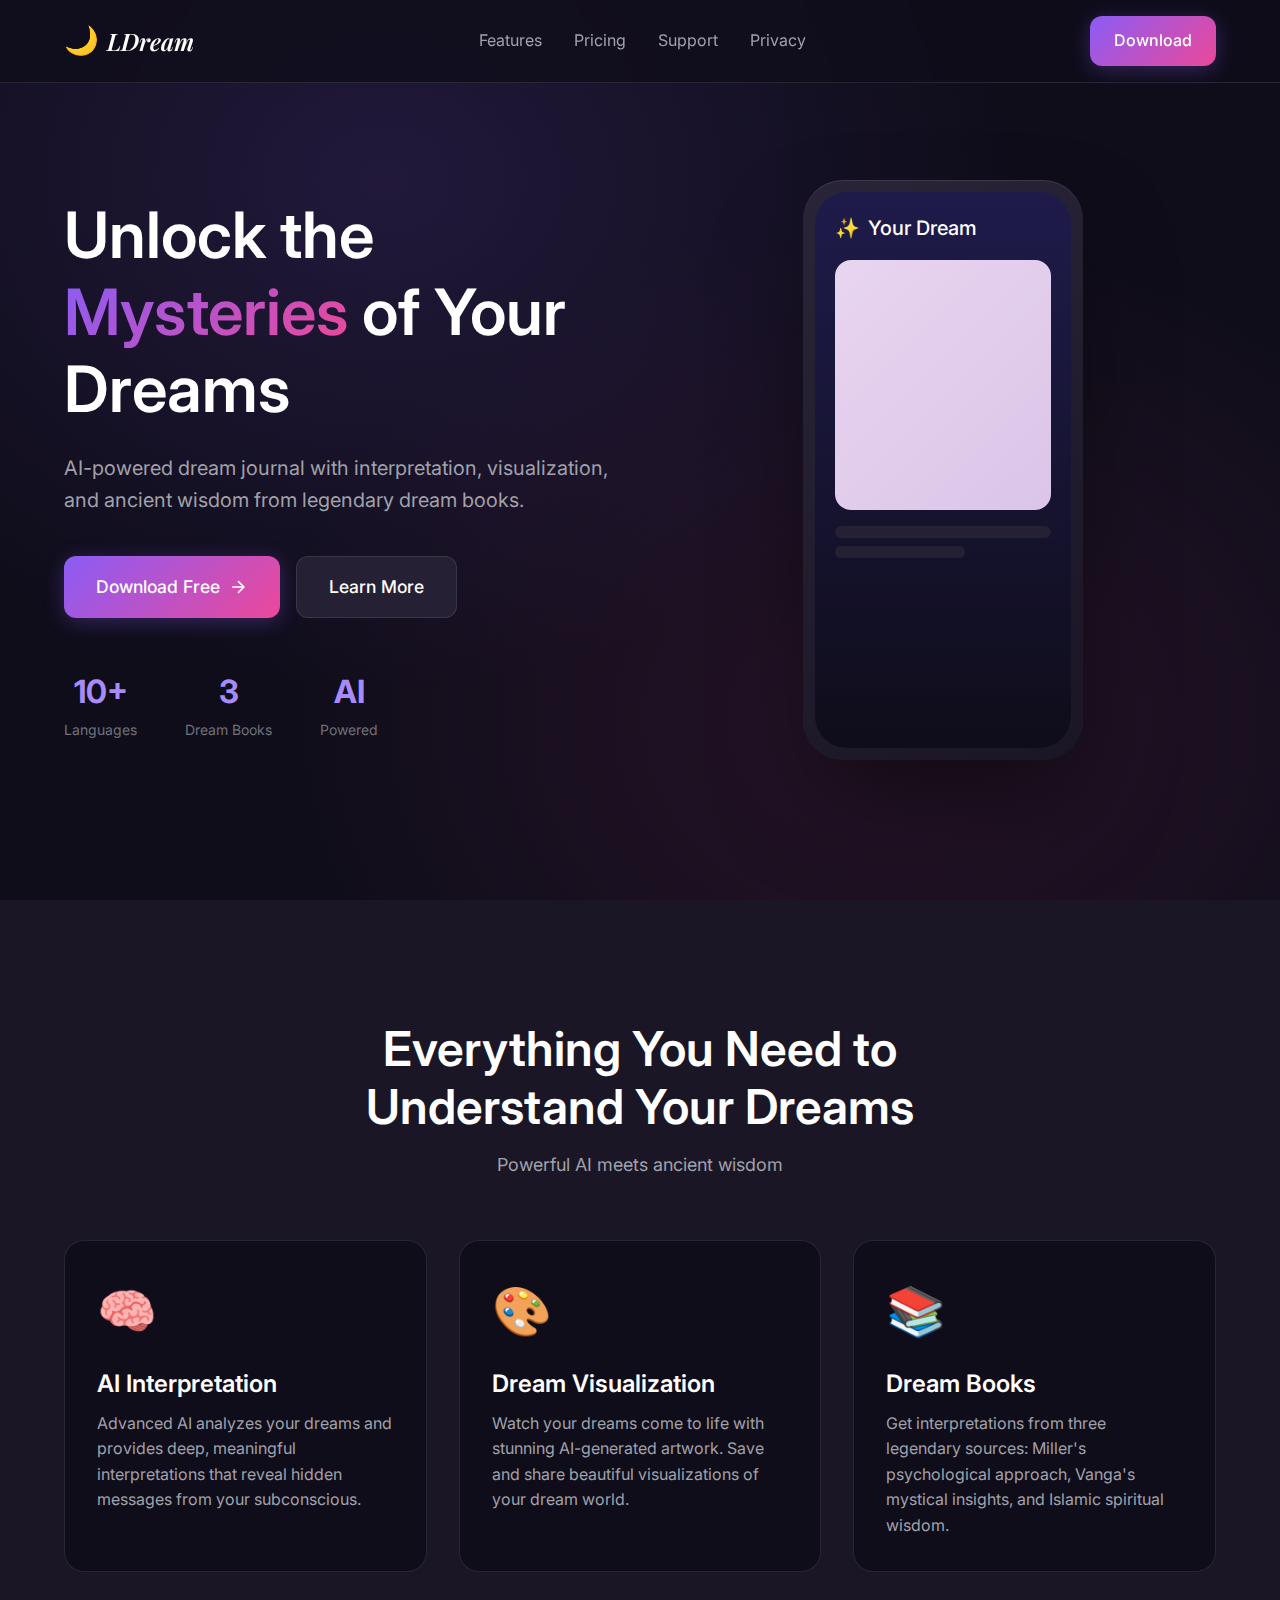
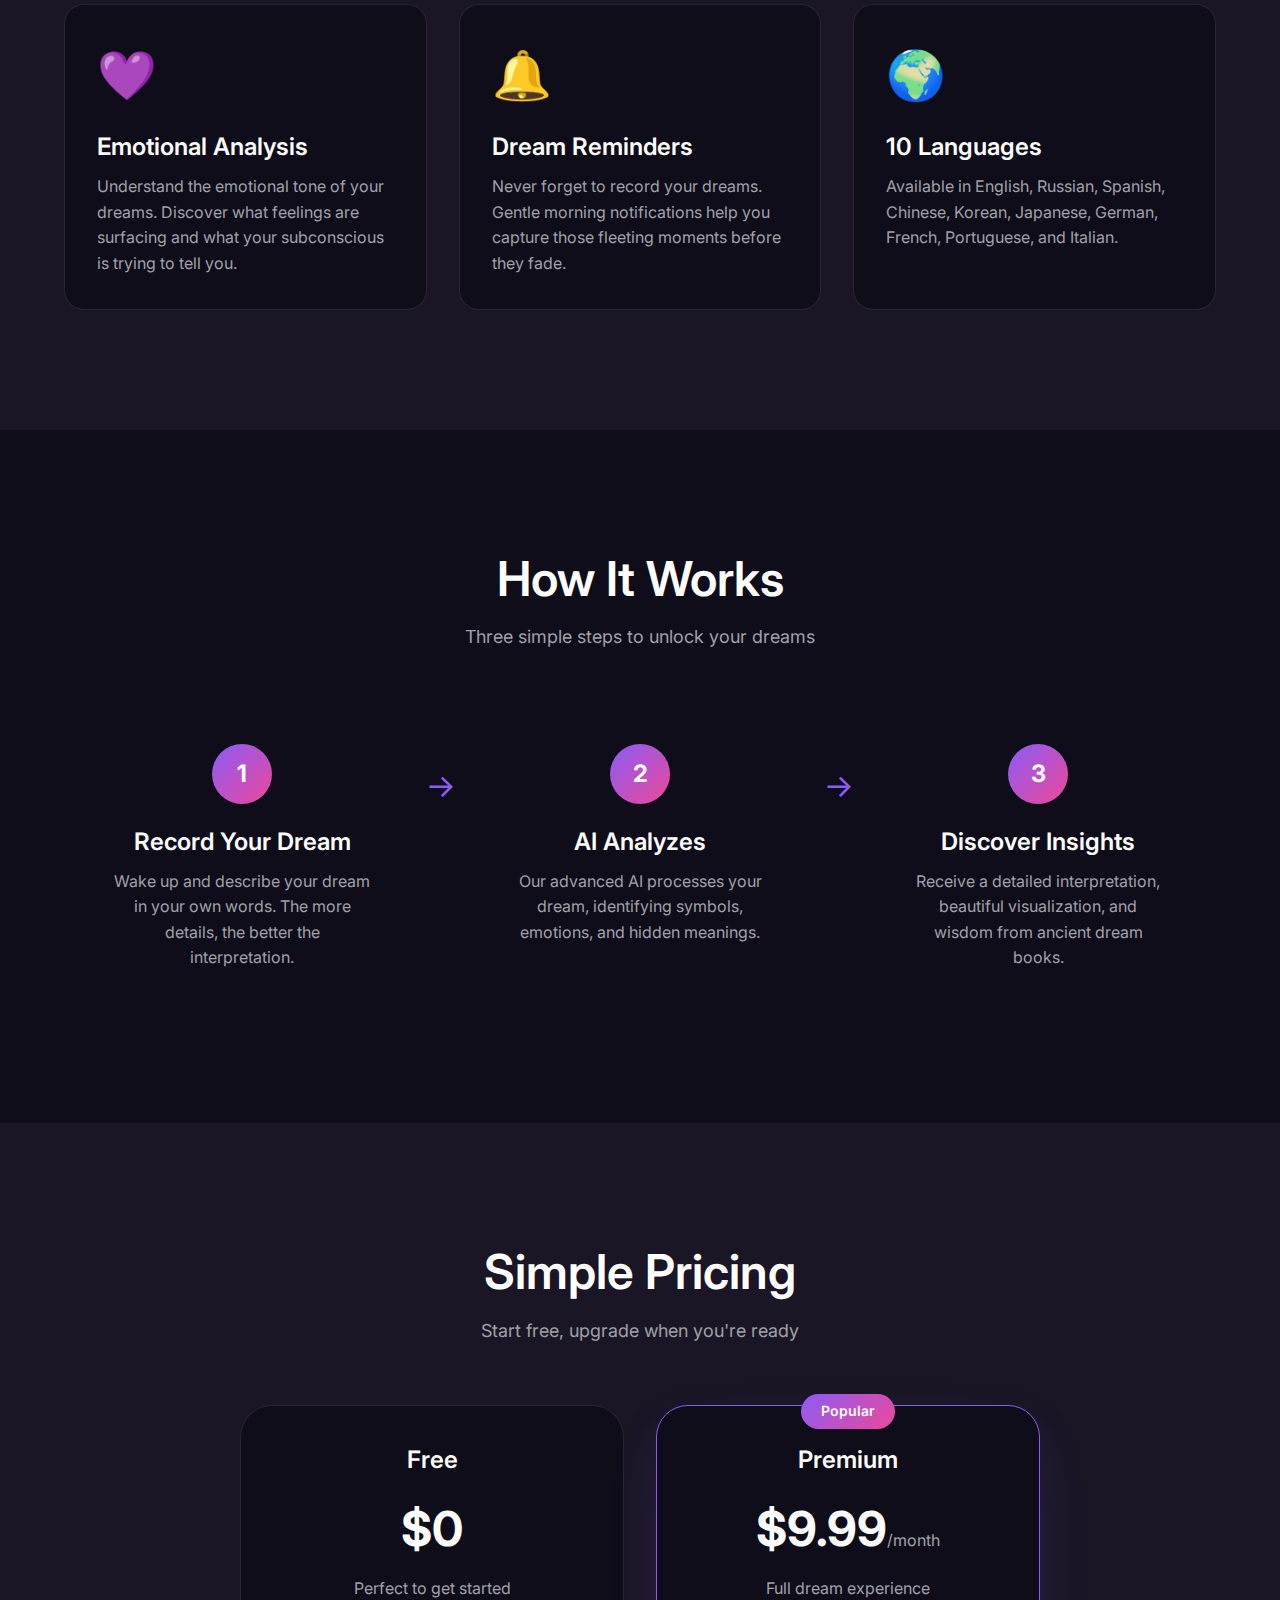
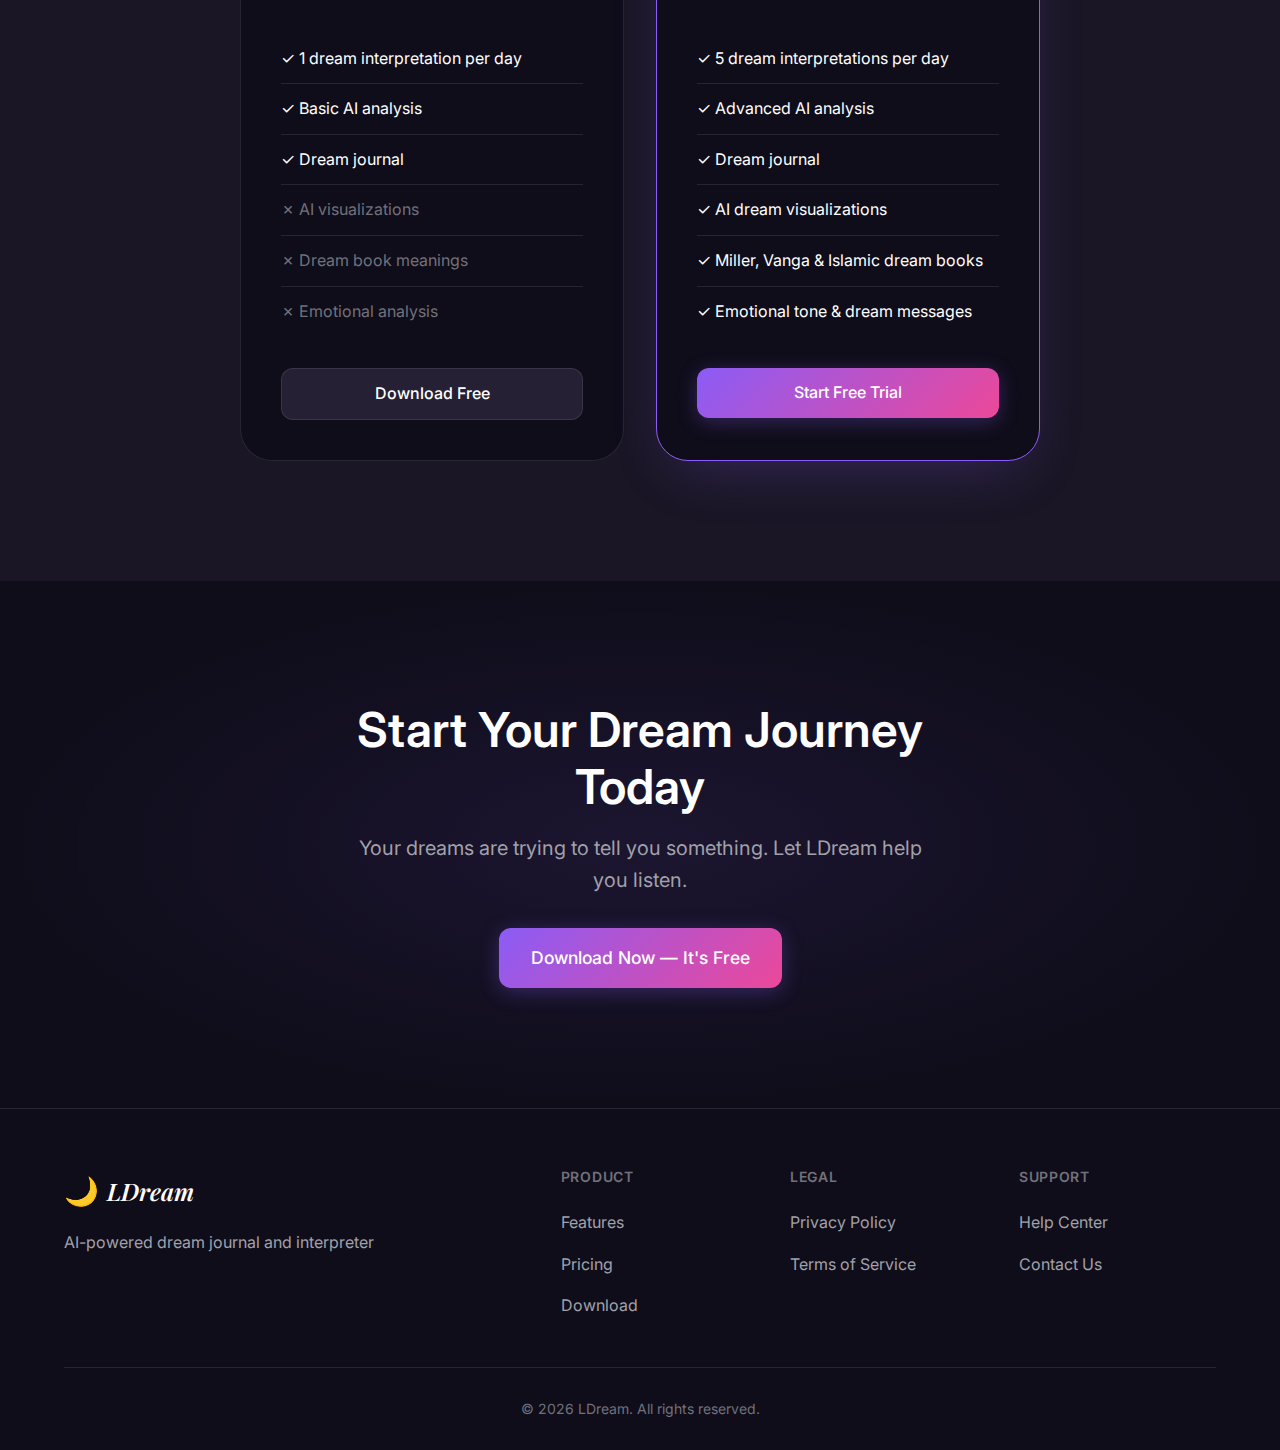
<file: index.html>
<!DOCTYPE html>
<html lang="en">
<head>
    <meta charset="UTF-8">
    <meta name="viewport" content="width=device-width, initial-scale=1.0">
    <title>LDream — AI Dream Journal & Interpreter</title>
    <meta name="description" content="Unlock the mysteries of your dreams with LDream. AI-powered dream interpretation, visualization, and analysis.">
    <meta name="keywords" content="dream journal, dream interpreter, AI dreams, dream meaning, sleep diary">
    
    <!-- Open Graph -->
    <meta property="og:title" content="LDream — AI Dream Journal">
    <meta property="og:description" content="Unlock the mysteries of your dreams with AI-powered interpretation and visualization.">
    <meta property="og:type" content="website">
    <meta property="og:url" content="https://ldream.app">
    <meta property="og:image" content="https://ldream.app/og-image.png">
    
    <!-- Twitter Card -->
    <meta name="twitter:card" content="summary_large_image">
    <meta name="twitter:title" content="LDream — AI Dream Journal">
    <meta name="twitter:description" content="AI-powered dream interpretation and visualization.">
    
    <!-- Favicon -->
    <link rel="icon" type="image/png" href="favicon.png">
    
    <!-- Fonts -->
    <link rel="preconnect" href="https://fonts.googleapis.com">
    <link rel="preconnect" href="https://fonts.gstatic.com" crossorigin>
    <link href="https://fonts.googleapis.com/css2?family=Inter:wght@400;500;600;700&family=Playfair+Display:ital,wght@0,500;1,500&display=swap" rel="stylesheet">
    
    <link rel="stylesheet" href="styles.css">
</head>
<body>
    <!-- Navigation -->
    <nav class="nav">
        <div class="nav-container">
            <a href="/" class="logo">
                <span class="logo-icon">🌙</span>
                <span class="logo-text">LDream</span>
            </a>
            <div class="nav-links">
                <a href="#features">Features</a>
                <a href="#pricing">Pricing</a>
                <a href="/faq.html">Support</a>
                <a href="/legal.html">Privacy</a>
            </div>
            <a href="https://h7.cl/1oeJZ" class="btn btn-primary">Download</a>
        </div>
    </nav>

    <!-- Hero Section -->
    <section class="hero">
        <div class="hero-bg"></div>
        <div class="container">
            <div class="hero-content">
                <h1 class="hero-title">
                    Unlock the <span class="gradient-text">Mysteries</span> of Your Dreams
                </h1>
                <p class="hero-subtitle">
                    AI-powered dream journal with interpretation, visualization, and ancient wisdom from legendary dream books.
                </p>
                <div class="hero-buttons">
                    <a href="https://h7.cl/1oeJZ" class="btn btn-primary btn-large">
                        <span>Download Free</span>
                        <svg width="20" height="20" viewBox="0 0 24 24" fill="none" stroke="currentColor" stroke-width="2">
                            <path d="M5 12h14M12 5l7 7-7 7"/>
                        </svg>
                    </a>
                    <a href="#features" class="btn btn-secondary btn-large">Learn More</a>
                </div>
                <div class="hero-stats">
                    <div class="stat">
                        <span class="stat-value">10+</span>
                        <span class="stat-label">Languages</span>
                    </div>
                    <div class="stat">
                        <span class="stat-value">3</span>
                        <span class="stat-label">Dream Books</span>
                    </div>
                    <div class="stat">
                        <span class="stat-value">AI</span>
                        <span class="stat-label">Powered</span>
                    </div>
                </div>
            </div>
            <div class="hero-image">
                <div class="phone-mockup">
                    <div class="phone-screen">
                        <div class="app-preview">
                            <div class="preview-header">
                                <span>✨</span>
                                <span>Your Dream</span>
                            </div>
                            <div class="preview-image"></div>
                            <div class="preview-text">
                                <div class="preview-line"></div>
                                <div class="preview-line short"></div>
                            </div>
                        </div>
                    </div>
                </div>
            </div>
        </div>
    </section>

    <!-- Features Section -->
    <section id="features" class="features">
        <div class="container">
            <div class="section-header">
                <h2>Everything You Need to Understand Your Dreams</h2>
                <p>Powerful AI meets ancient wisdom</p>
            </div>
            
            <div class="features-grid">
                <div class="feature-card">
                    <div class="feature-icon">🧠</div>
                    <h3>AI Interpretation</h3>
                    <p>Advanced AI analyzes your dreams and provides deep, meaningful interpretations that reveal hidden messages from your subconscious.</p>
                </div>
                
                <div class="feature-card">
                    <div class="feature-icon">🎨</div>
                    <h3>Dream Visualization</h3>
                    <p>Watch your dreams come to life with stunning AI-generated artwork. Save and share beautiful visualizations of your dream world.</p>
                </div>
                
                <div class="feature-card">
                    <div class="feature-icon">📚</div>
                    <h3>Dream Books</h3>
                    <p>Get interpretations from three legendary sources: Miller's psychological approach, Vanga's mystical insights, and Islamic spiritual wisdom.</p>
                </div>
                
                <div class="feature-card">
                    <div class="feature-icon">💜</div>
                    <h3>Emotional Analysis</h3>
                    <p>Understand the emotional tone of your dreams. Discover what feelings are surfacing and what your subconscious is trying to tell you.</p>
                </div>
                
                <div class="feature-card">
                    <div class="feature-icon">🔔</div>
                    <h3>Dream Reminders</h3>
                    <p>Never forget to record your dreams. Gentle morning notifications help you capture those fleeting moments before they fade.</p>
                </div>
                
                <div class="feature-card">
                    <div class="feature-icon">🌍</div>
                    <h3>10 Languages</h3>
                    <p>Available in English, Russian, Spanish, Chinese, Korean, Japanese, German, French, Portuguese, and Italian.</p>
                </div>
            </div>
        </div>
    </section>

    <!-- How It Works -->
    <section class="how-it-works">
        <div class="container">
            <div class="section-header">
                <h2>How It Works</h2>
                <p>Three simple steps to unlock your dreams</p>
            </div>
            
            <div class="steps">
                <div class="step">
                    <div class="step-number">1</div>
                    <h3>Record Your Dream</h3>
                    <p>Wake up and describe your dream in your own words. The more details, the better the interpretation.</p>
                </div>
                
                <div class="step-arrow">→</div>
                
                <div class="step">
                    <div class="step-number">2</div>
                    <h3>AI Analyzes</h3>
                    <p>Our advanced AI processes your dream, identifying symbols, emotions, and hidden meanings.</p>
                </div>
                
                <div class="step-arrow">→</div>
                
                <div class="step">
                    <div class="step-number">3</div>
                    <h3>Discover Insights</h3>
                    <p>Receive a detailed interpretation, beautiful visualization, and wisdom from ancient dream books.</p>
                </div>
            </div>
        </div>
    </section>

    <!-- Pricing Section -->
    <section id="pricing" class="pricing">
        <div class="container">
            <div class="section-header">
                <h2>Simple Pricing</h2>
                <p>Start free, upgrade when you're ready</p>
            </div>
            
            <div class="pricing-cards">
                <div class="pricing-card">
                    <div class="pricing-header">
                        <h3>Free</h3>
                        <div class="price">$0</div>
                        <p>Perfect to get started</p>
                    </div>
                    <ul class="pricing-features">
                        <li>✓ 1 dream interpretation per day</li>
                        <li>✓ Basic AI analysis</li>
                        <li>✓ Dream journal</li>
                        <li class="disabled">✗ AI visualizations</li>
                        <li class="disabled">✗ Dream book meanings</li>
                        <li class="disabled">✗ Emotional analysis</li>
                    </ul>
                    <a href="https://h7.cl/1oeJZ" class="btn btn-secondary btn-block">Download Free</a>
                </div>
                
                <div class="pricing-card featured">
                    <div class="pricing-badge">Popular</div>
                    <div class="pricing-header">
                        <h3>Premium</h3>
                        <div class="price">$9.99<span>/month</span></div>
                        <p>Full dream experience</p>
                    </div>
                    <ul class="pricing-features">
                        <li>✓ 5 dream interpretations per day</li>
                        <li>✓ Advanced AI analysis</li>
                        <li>✓ Dream journal</li>
                        <li>✓ AI dream visualizations</li>
                        <li>✓ Miller, Vanga & Islamic dream books</li>
                        <li>✓ Emotional tone & dream messages</li>
                    </ul>
                    <a href="https://h7.cl/1oeJZ" class="btn btn-primary btn-block">Start Free Trial</a>
                </div>
            </div>
        </div>
    </section>

    <!-- CTA Section -->
    <section class="cta">
        <div class="container">
            <div class="cta-content">
                <h2>Start Your Dream Journey Today</h2>
                <p>Your dreams are trying to tell you something. Let LDream help you listen.</p>
                <a href="https://h7.cl/1oeJZ" class="btn btn-primary btn-large">
                    Download Now — It's Free
                </a>
            </div>
        </div>
    </section>

    <!-- Footer -->
    <footer class="footer">
        <div class="container">
            <div class="footer-content">
                <div class="footer-brand">
                    <a href="/" class="logo">
                        <span class="logo-icon">🌙</span>
                        <span class="logo-text">LDream</span>
                    </a>
                    <p>AI-powered dream journal and interpreter</p>
                </div>
                
                <div class="footer-links">
                    <div class="footer-column">
                        <h4>Product</h4>
                        <a href="#features">Features</a>
                        <a href="#pricing">Pricing</a>
                        <a href="https://h7.cl/1oeJZ">Download</a>
                    </div>
                    
                    <div class="footer-column">
                        <h4>Legal</h4>
                        <a href="/legal.html">Privacy Policy</a>
                        <a href="/tos.html">Terms of Service</a>
                    </div>
                    
                    <div class="footer-column">
                        <h4>Support</h4>
                        <a href="/faq.html">Help Center</a>
                        <a href="mailto:B.s.NikishinG@gmail.com">Contact Us</a>
                    </div>
                </div>
            </div>
            
            <div class="footer-bottom">
                <p>&copy; 2026 LDream. All rights reserved.</p>
            </div>
        </div>
    </footer>
</body>
</html>
</file>
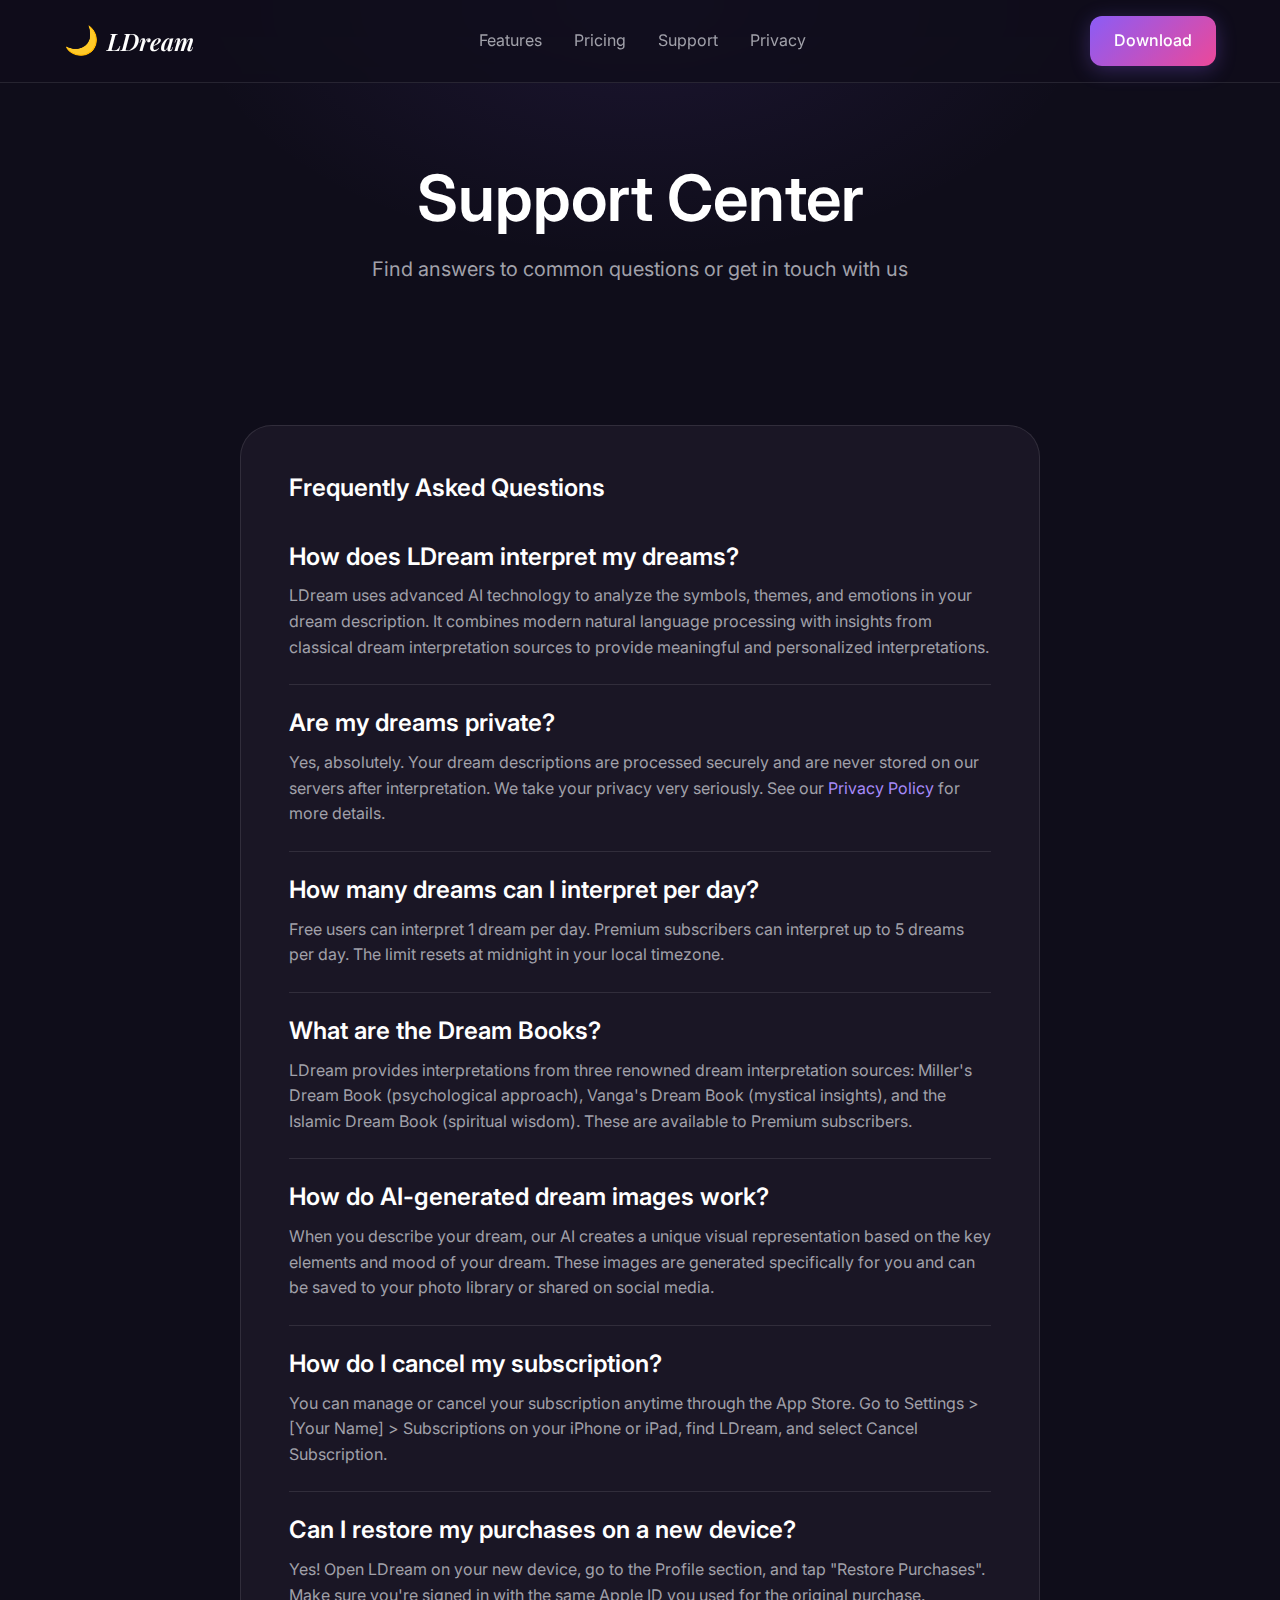
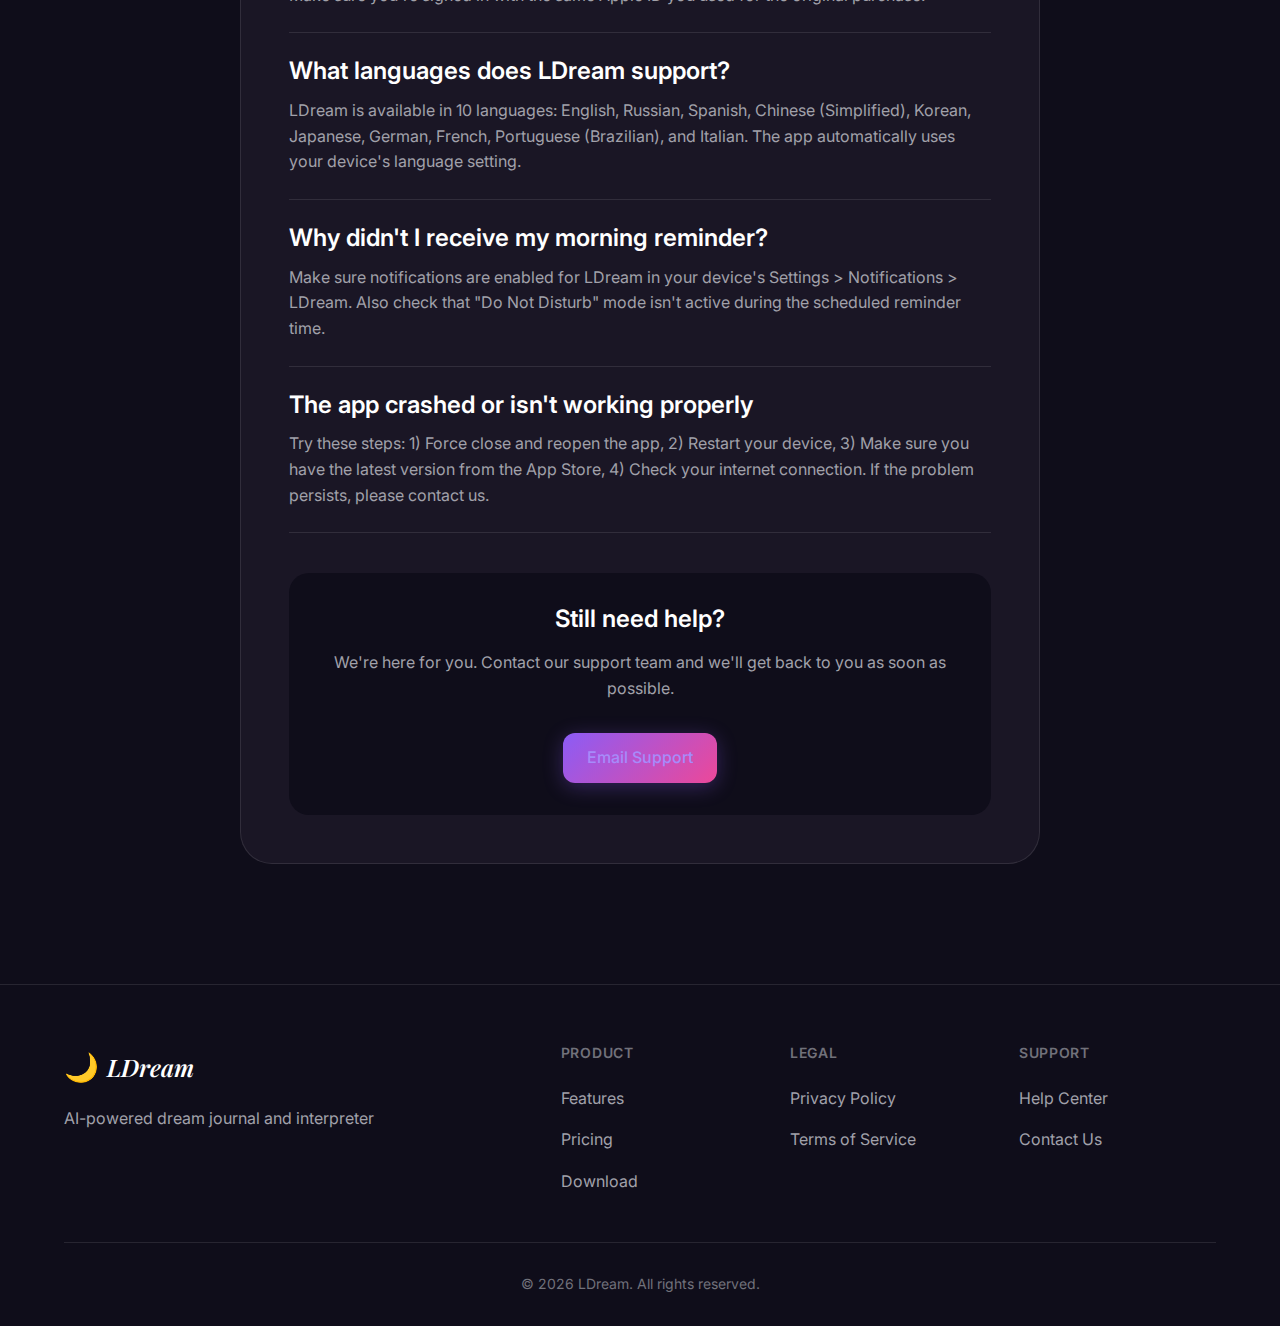
<file: faq.html>
<!DOCTYPE html>
<html lang="en">
<head>
    <meta charset="UTF-8">
    <meta name="viewport" content="width=device-width, initial-scale=1.0">
    <title>Support — LDream</title>
    <meta name="description" content="Get help with LDream. FAQ, contact information, and support resources.">
    
    <link rel="icon" type="image/png" href="favicon.png">
    <link rel="preconnect" href="https://fonts.googleapis.com">
    <link rel="preconnect" href="https://fonts.gstatic.com" crossorigin>
    <link href="https://fonts.googleapis.com/css2?family=Inter:wght@400;500;600;700&family=Playfair+Display:ital,wght@0,500;1,500&display=swap" rel="stylesheet">
    <link rel="stylesheet" href="styles.css">
</head>
<body>
    <!-- Navigation -->
    <nav class="nav">
        <div class="nav-container">
            <a href="/" class="logo">
                <span class="logo-icon">🌙</span>
                <span class="logo-text">LDream</span>
            </a>
            <div class="nav-links">
                <a href="/#features">Features</a>
                <a href="/#pricing">Pricing</a>
                <a href="/faq.html">Support</a>
                <a href="/legal.html">Privacy</a>
            </div>
            <a href="https://h7.cl/1oeJZ" class="btn btn-primary">Download</a>
        </div>
    </nav>

    <!-- Page Header -->
    <section class="page-header">
        <div class="container">
            <h1>Support Center</h1>
            <p>Find answers to common questions or get in touch with us</p>
        </div>
    </section>

    <!-- Page Content -->
    <section class="page-content">
        <div class="container">
            <div class="content-card">
                <h2>Frequently Asked Questions</h2>
                
                <div class="faq-item">
                    <h3>How does LDream interpret my dreams?</h3>
                    <p>LDream uses advanced AI technology to analyze the symbols, themes, and emotions in your dream description. It combines modern natural language processing with insights from classical dream interpretation sources to provide meaningful and personalized interpretations.</p>
                </div>
                
                <div class="faq-item">
                    <h3>Are my dreams private?</h3>
                    <p>Yes, absolutely. Your dream descriptions are processed securely and are never stored on our servers after interpretation. We take your privacy very seriously. See our <a href="/legal.html">Privacy Policy</a> for more details.</p>
                </div>
                
                <div class="faq-item">
                    <h3>How many dreams can I interpret per day?</h3>
                    <p>Free users can interpret 1 dream per day. Premium subscribers can interpret up to 5 dreams per day. The limit resets at midnight in your local timezone.</p>
                </div>
                
                <div class="faq-item">
                    <h3>What are the Dream Books?</h3>
                    <p>LDream provides interpretations from three renowned dream interpretation sources: Miller's Dream Book (psychological approach), Vanga's Dream Book (mystical insights), and the Islamic Dream Book (spiritual wisdom). These are available to Premium subscribers.</p>
                </div>
                
                <div class="faq-item">
                    <h3>How do AI-generated dream images work?</h3>
                    <p>When you describe your dream, our AI creates a unique visual representation based on the key elements and mood of your dream. These images are generated specifically for you and can be saved to your photo library or shared on social media.</p>
                </div>
                
                <div class="faq-item">
                    <h3>How do I cancel my subscription?</h3>
                    <p>You can manage or cancel your subscription anytime through the App Store. Go to Settings > [Your Name] > Subscriptions on your iPhone or iPad, find LDream, and select Cancel Subscription.</p>
                </div>
                
                <div class="faq-item">
                    <h3>Can I restore my purchases on a new device?</h3>
                    <p>Yes! Open LDream on your new device, go to the Profile section, and tap "Restore Purchases". Make sure you're signed in with the same Apple ID you used for the original purchase.</p>
                </div>
                
                <div class="faq-item">
                    <h3>What languages does LDream support?</h3>
                    <p>LDream is available in 10 languages: English, Russian, Spanish, Chinese (Simplified), Korean, Japanese, German, French, Portuguese (Brazilian), and Italian. The app automatically uses your device's language setting.</p>
                </div>
                
                <div class="faq-item">
                    <h3>Why didn't I receive my morning reminder?</h3>
                    <p>Make sure notifications are enabled for LDream in your device's Settings > Notifications > LDream. Also check that "Do Not Disturb" mode isn't active during the scheduled reminder time.</p>
                </div>
                
                <div class="faq-item">
                    <h3>The app crashed or isn't working properly</h3>
                    <p>Try these steps: 1) Force close and reopen the app, 2) Restart your device, 3) Make sure you have the latest version from the App Store, 4) Check your internet connection. If the problem persists, please contact us.</p>
                </div>
                
                <div class="contact-info">
                    <h3>Still need help?</h3>
                    <p>We're here for you. Contact our support team and we'll get back to you as soon as possible.</p>
                    <a href="mailto:B.s.NikishinG@gmail.com" class="btn btn-primary">
                        Email Support
                    </a>
                </div>
            </div>
        </div>
    </section>

    <!-- Footer -->
    <footer class="footer">
        <div class="container">
            <div class="footer-content">
                <div class="footer-brand">
                    <a href="/" class="logo">
                        <span class="logo-icon">🌙</span>
                        <span class="logo-text">LDream</span>
                    </a>
                    <p>AI-powered dream journal and interpreter</p>
                </div>
                
                <div class="footer-links">
                    <div class="footer-column">
                        <h4>Product</h4>
                        <a href="/#features">Features</a>
                        <a href="/#pricing">Pricing</a>
                        <a href="https://h7.cl/1oeJZ">Download</a>
                    </div>
                    
                    <div class="footer-column">
                        <h4>Legal</h4>
                        <a href="/legal.html">Privacy Policy</a>
                        <a href="/tos.html">Terms of Service</a>
                    </div>
                    
                    <div class="footer-column">
                        <h4>Support</h4>
                        <a href="/faq.html">Help Center</a>
                        <a href="mailto:B.s.NikishinG@gmail.com">Contact Us</a>
                    </div>
                </div>
            </div>
            
            <div class="footer-bottom">
                <p>&copy; 2026 LDream. All rights reserved.</p>
            </div>
        </div>
    </footer>
</body>
</html>
</file>
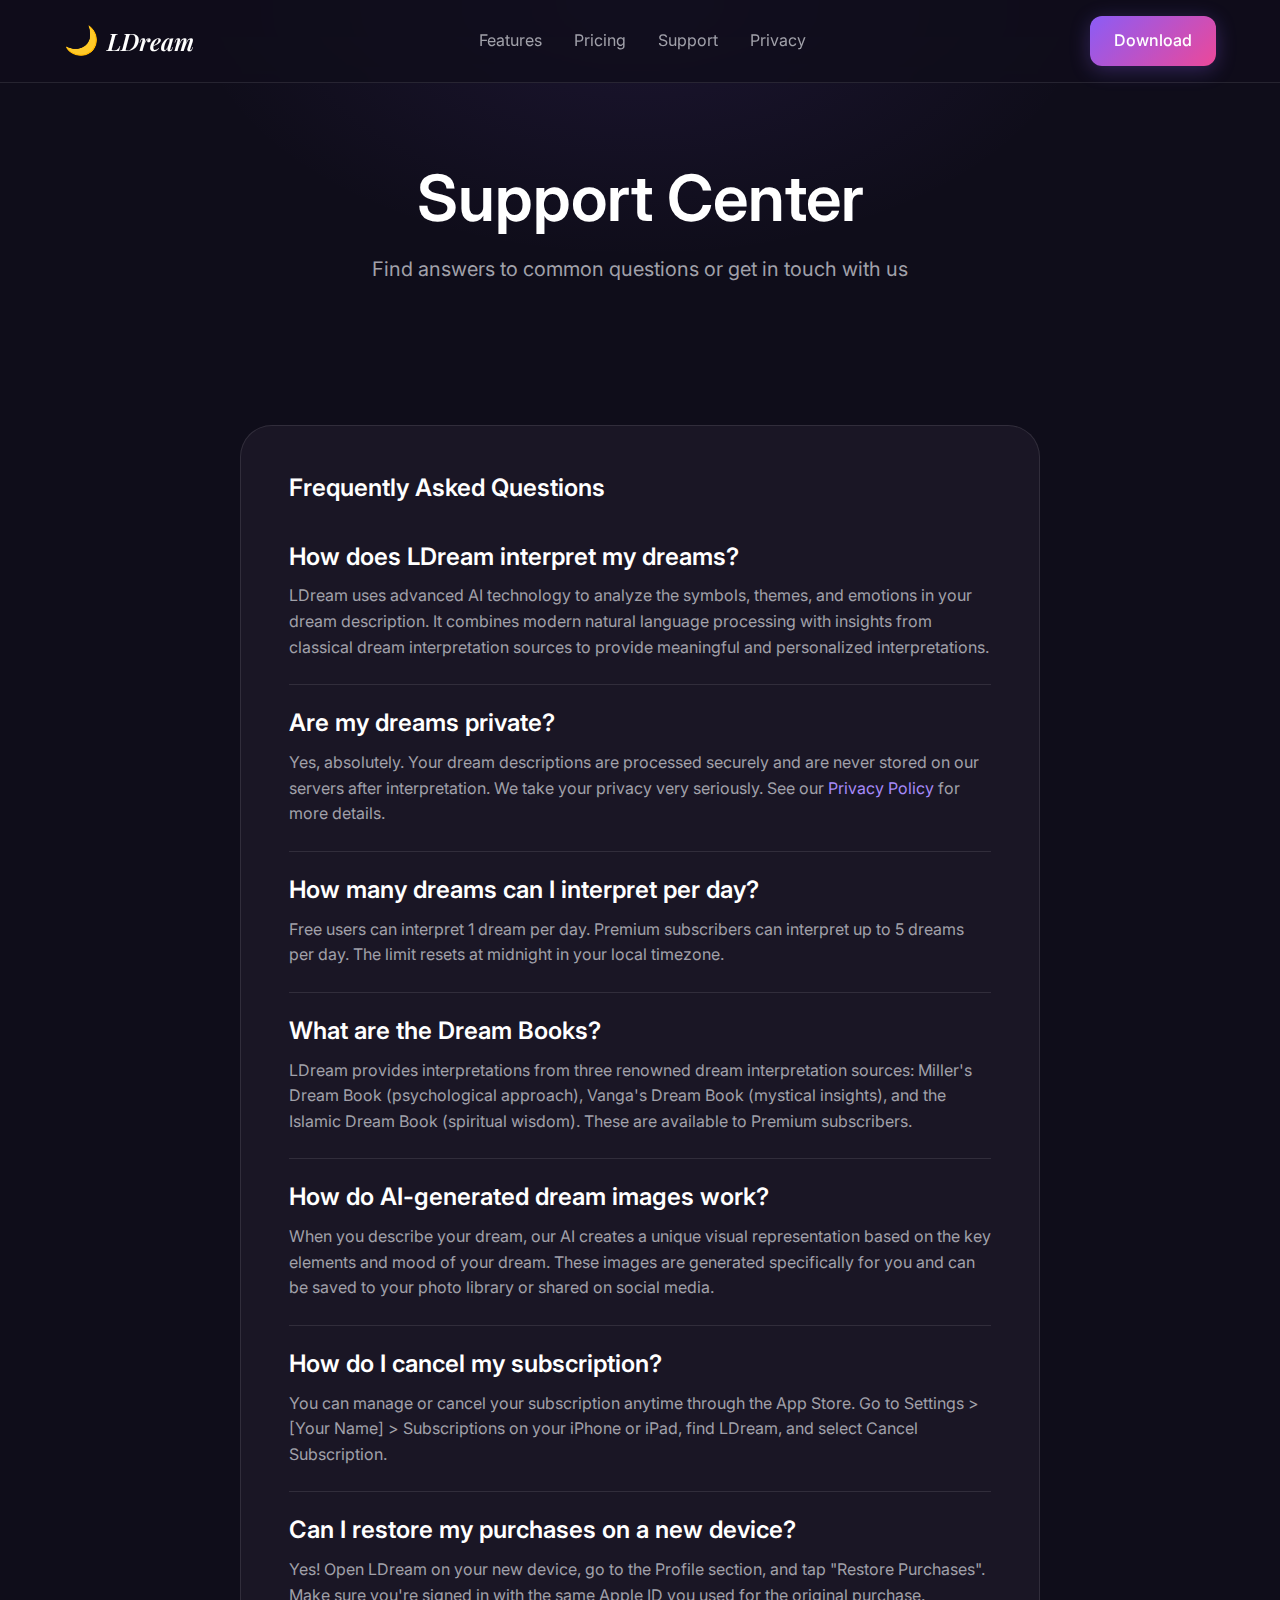
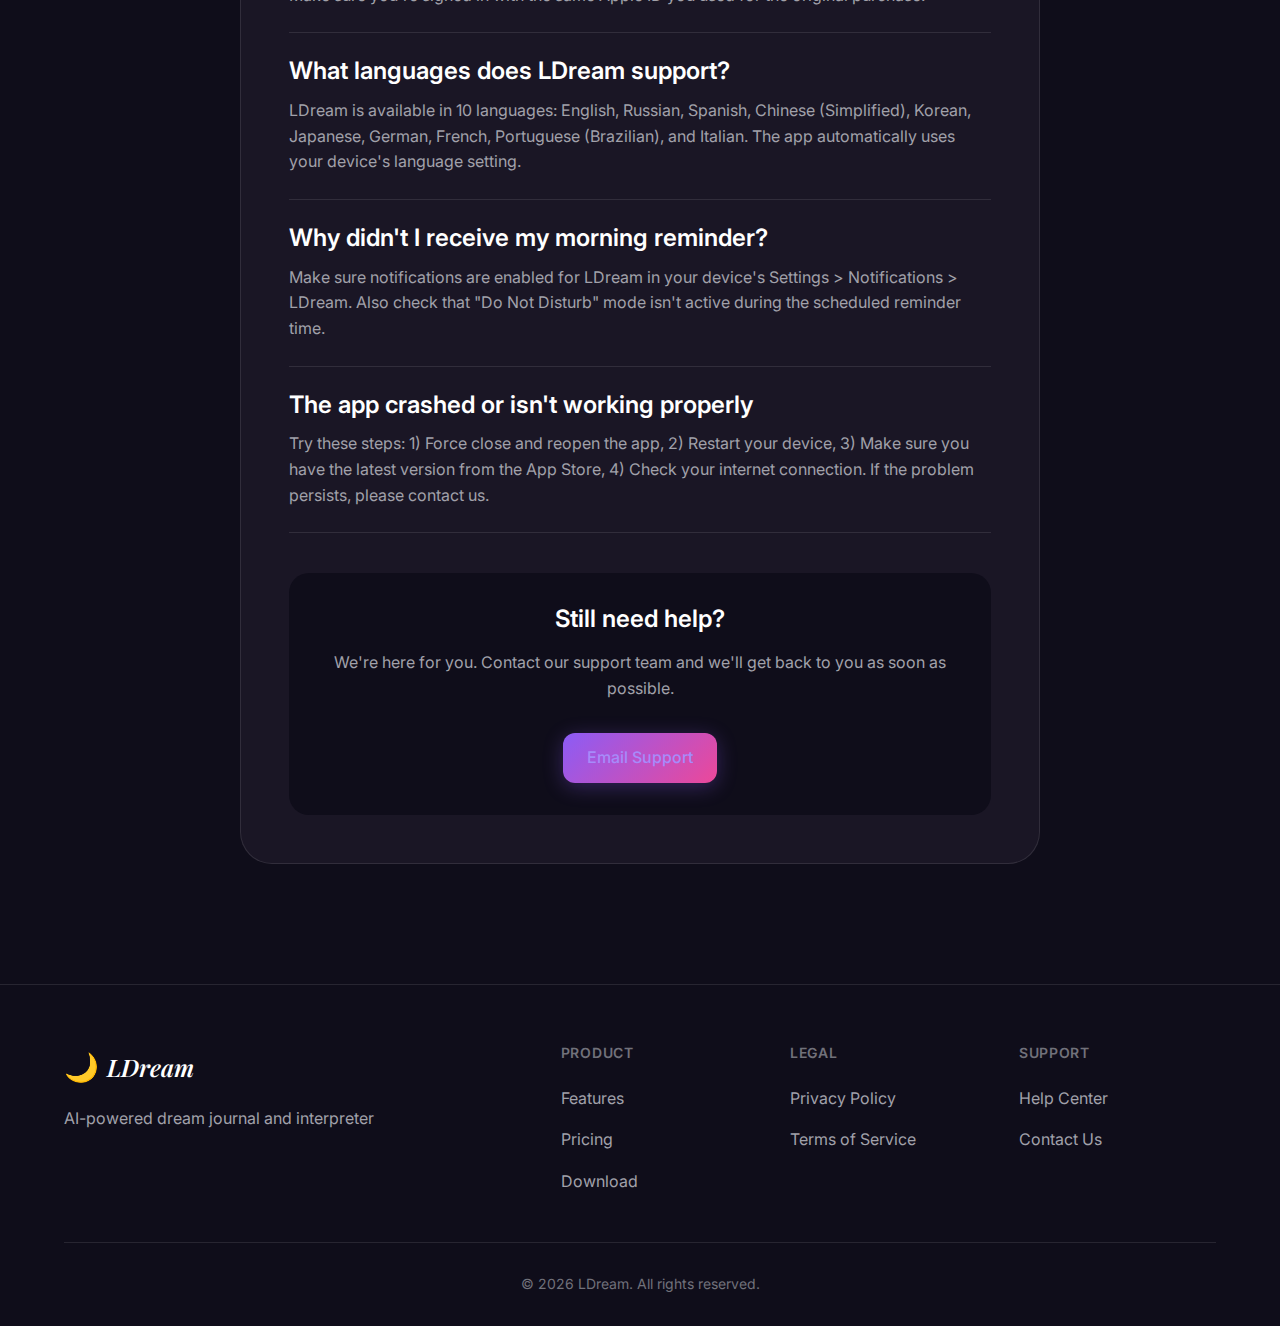
<file: help.html>
<!DOCTYPE html>
<html lang="en">
<head>
    <meta charset="UTF-8">
    <meta name="viewport" content="width=device-width, initial-scale=1.0">
    <title>Support — LDream</title>
    <meta name="description" content="Get help with LDream. FAQ, contact information, and support resources.">
    
    <link rel="icon" type="image/png" href="favicon.png">
    <link rel="preconnect" href="https://fonts.googleapis.com">
    <link rel="preconnect" href="https://fonts.gstatic.com" crossorigin>
    <link href="https://fonts.googleapis.com/css2?family=Inter:wght@400;500;600;700&family=Playfair+Display:ital,wght@0,500;1,500&display=swap" rel="stylesheet">
    <link rel="stylesheet" href="styles.css">
</head>
<body>
    <!-- Navigation -->
    <nav class="nav">
        <div class="nav-container">
            <a href="/" class="logo">
                <span class="logo-icon">🌙</span>
                <span class="logo-text">LDream</span>
            </a>
            <div class="nav-links">
                <a href="/#features">Features</a>
                <a href="/#pricing">Pricing</a>
                <a href="/help.html">Support</a>
                <a href="/policy.html">Privacy</a>
            </div>
            <a href="https://h7.cl/1oeJZ" class="btn btn-primary">Download</a>
        </div>
    </nav>

    <!-- Page Header -->
    <section class="page-header">
        <div class="container">
            <h1>Support Center</h1>
            <p>Find answers to common questions or get in touch with us</p>
        </div>
    </section>

    <!-- Page Content -->
    <section class="page-content">
        <div class="container">
            <div class="content-card">
                <h2>Frequently Asked Questions</h2>
                
                <div class="faq-item">
                    <h3>How does LDream interpret my dreams?</h3>
                    <p>LDream uses advanced AI technology to analyze the symbols, themes, and emotions in your dream description. It combines modern natural language processing with insights from classical dream interpretation sources to provide meaningful and personalized interpretations.</p>
                </div>
                
                <div class="faq-item">
                    <h3>Are my dreams private?</h3>
                    <p>Yes, absolutely. Your dream descriptions are processed securely and are never stored on our servers after interpretation. We take your privacy very seriously. See our <a href="/policy.html">Privacy Policy</a> for more details.</p>
                </div>
                
                <div class="faq-item">
                    <h3>How many dreams can I interpret per day?</h3>
                    <p>Free users can interpret 1 dream per day. Premium subscribers can interpret up to 5 dreams per day. The limit resets at midnight in your local timezone.</p>
                </div>
                
                <div class="faq-item">
                    <h3>What are the Dream Books?</h3>
                    <p>LDream provides interpretations from three renowned dream interpretation sources: Miller's Dream Book (psychological approach), Vanga's Dream Book (mystical insights), and the Islamic Dream Book (spiritual wisdom). These are available to Premium subscribers.</p>
                </div>
                
                <div class="faq-item">
                    <h3>How do AI-generated dream images work?</h3>
                    <p>When you describe your dream, our AI creates a unique visual representation based on the key elements and mood of your dream. These images are generated specifically for you and can be saved to your photo library or shared on social media.</p>
                </div>
                
                <div class="faq-item">
                    <h3>How do I cancel my subscription?</h3>
                    <p>You can manage or cancel your subscription anytime through the App Store. Go to Settings > [Your Name] > Subscriptions on your iPhone or iPad, find LDream, and select Cancel Subscription.</p>
                </div>
                
                <div class="faq-item">
                    <h3>Can I restore my purchases on a new device?</h3>
                    <p>Yes! Open LDream on your new device, go to the Profile section, and tap "Restore Purchases". Make sure you're signed in with the same Apple ID you used for the original purchase.</p>
                </div>
                
                <div class="faq-item">
                    <h3>What languages does LDream support?</h3>
                    <p>LDream is available in 10 languages: English, Russian, Spanish, Chinese (Simplified), Korean, Japanese, German, French, Portuguese (Brazilian), and Italian. The app automatically uses your device's language setting.</p>
                </div>
                
                <div class="faq-item">
                    <h3>Why didn't I receive my morning reminder?</h3>
                    <p>Make sure notifications are enabled for LDream in your device's Settings > Notifications > LDream. Also check that "Do Not Disturb" mode isn't active during the scheduled reminder time.</p>
                </div>
                
                <div class="faq-item">
                    <h3>The app crashed or isn't working properly</h3>
                    <p>Try these steps: 1) Force close and reopen the app, 2) Restart your device, 3) Make sure you have the latest version from the App Store, 4) Check your internet connection. If the problem persists, please contact us.</p>
                </div>
                
                <div class="contact-info">
                    <h3>Still need help?</h3>
                    <p>We're here for you. Contact our support team and we'll get back to you as soon as possible.</p>
                    <a href="mailto:B.s.NikishinG@gmail.com" class="btn btn-primary">
                        Email Support
                    </a>
                </div>
            </div>
        </div>
    </section>

    <!-- Footer -->
    <footer class="footer">
        <div class="container">
            <div class="footer-content">
                <div class="footer-brand">
                    <a href="/" class="logo">
                        <span class="logo-icon">🌙</span>
                        <span class="logo-text">LDream</span>
                    </a>
                    <p>AI-powered dream journal and interpreter</p>
                </div>
                
                <div class="footer-links">
                    <div class="footer-column">
                        <h4>Product</h4>
                        <a href="/#features">Features</a>
                        <a href="/#pricing">Pricing</a>
                        <a href="https://h7.cl/1oeJZ">Download</a>
                    </div>
                    
                    <div class="footer-column">
                        <h4>Legal</h4>
                        <a href="/policy.html">Privacy Policy</a>
                        <a href="/terms.html">Terms of Service</a>
                    </div>
                    
                    <div class="footer-column">
                        <h4>Support</h4>
                        <a href="/help.html">Help Center</a>
                        <a href="mailto:B.s.NikishinG@gmail.com">Contact Us</a>
                    </div>
                </div>
            </div>
            
            <div class="footer-bottom">
                <p>&copy; 2026 LDream. All rights reserved.</p>
            </div>
        </div>
    </footer>
</body>
</html>
</file>
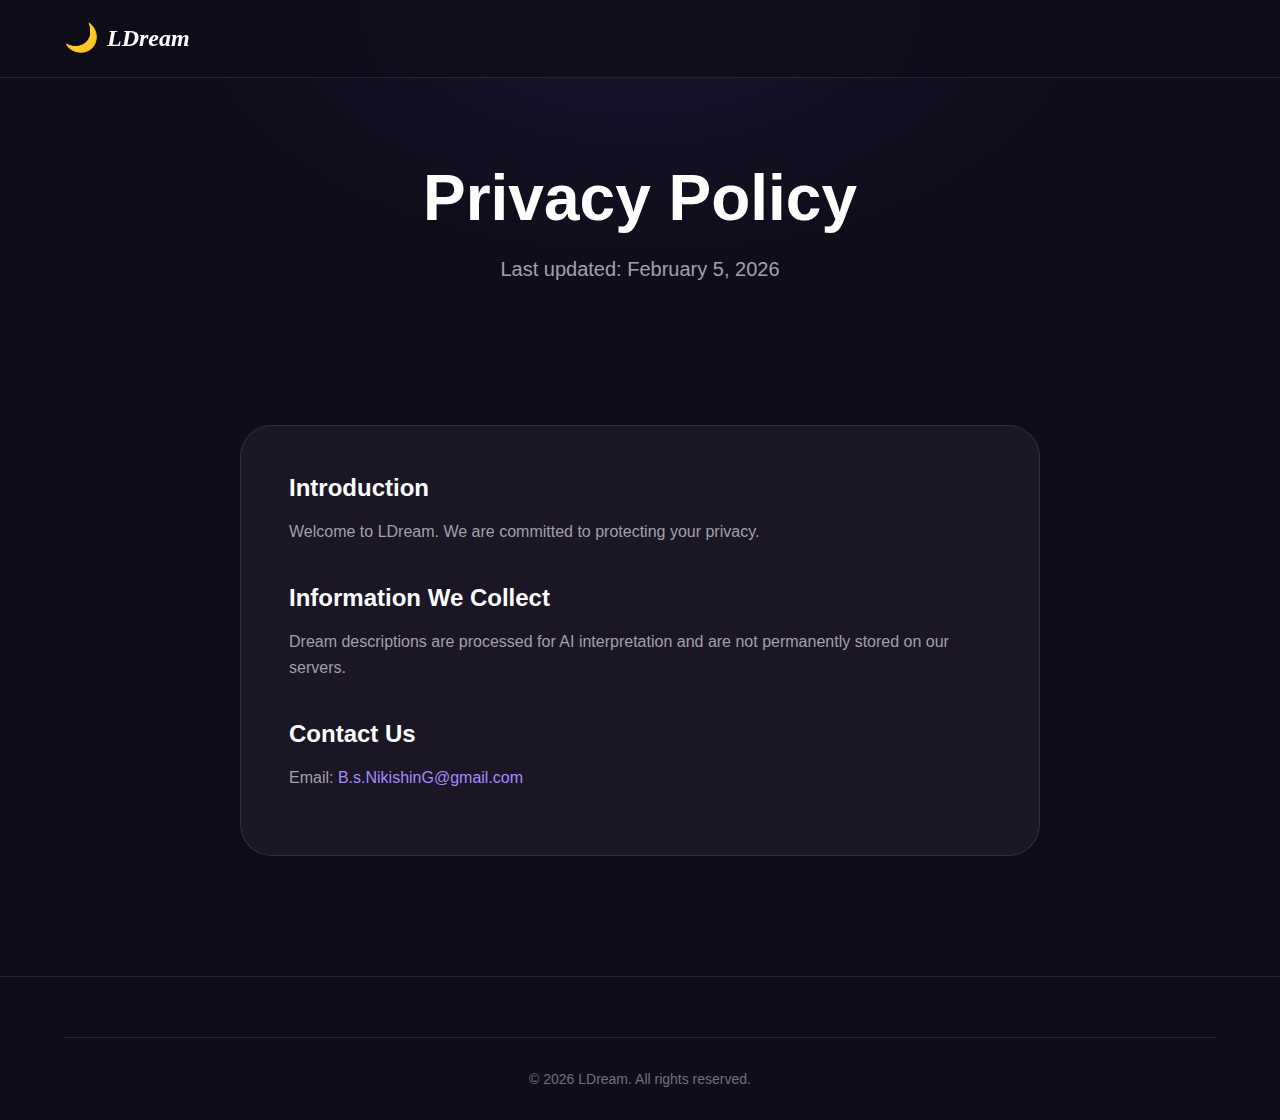
<file: legal.html>
<!DOCTYPE html>
<html lang="en">
<head>
    <meta charset="UTF-8">
    <meta name="viewport" content="width=device-width, initial-scale=1.0">
    <title>Privacy Policy - LDream</title>
    <link rel="stylesheet" href="styles.css">
</head>
<body>
    <nav class="nav">
        <div class="nav-container">
            <a href="/" class="logo">
                <span class="logo-icon">🌙</span>
                <span class="logo-text">LDream</span>
            </a>
        </div>
    </nav>

    <section class="page-header">
        <div class="container">
            <h1>Privacy Policy</h1>
            <p>Last updated: February 5, 2026</p>
        </div>
    </section>

    <section class="page-content">
        <div class="container">
            <div class="content-card">
                <h2>Introduction</h2>
                <p>Welcome to LDream. We are committed to protecting your privacy.</p>
                
                <h2>Information We Collect</h2>
                <p>Dream descriptions are processed for AI interpretation and are not permanently stored on our servers.</p>
                
                <h2>Contact Us</h2>
                <p>Email: <a href="mailto:B.s.NikishinG@gmail.com">B.s.NikishinG@gmail.com</a></p>
            </div>
        </div>
    </section>

    <footer class="footer">
        <div class="container">
            <div class="footer-bottom">
                <p>© 2026 LDream. All rights reserved.</p>
            </div>
        </div>
    </footer>
</body>
</html>
</file>
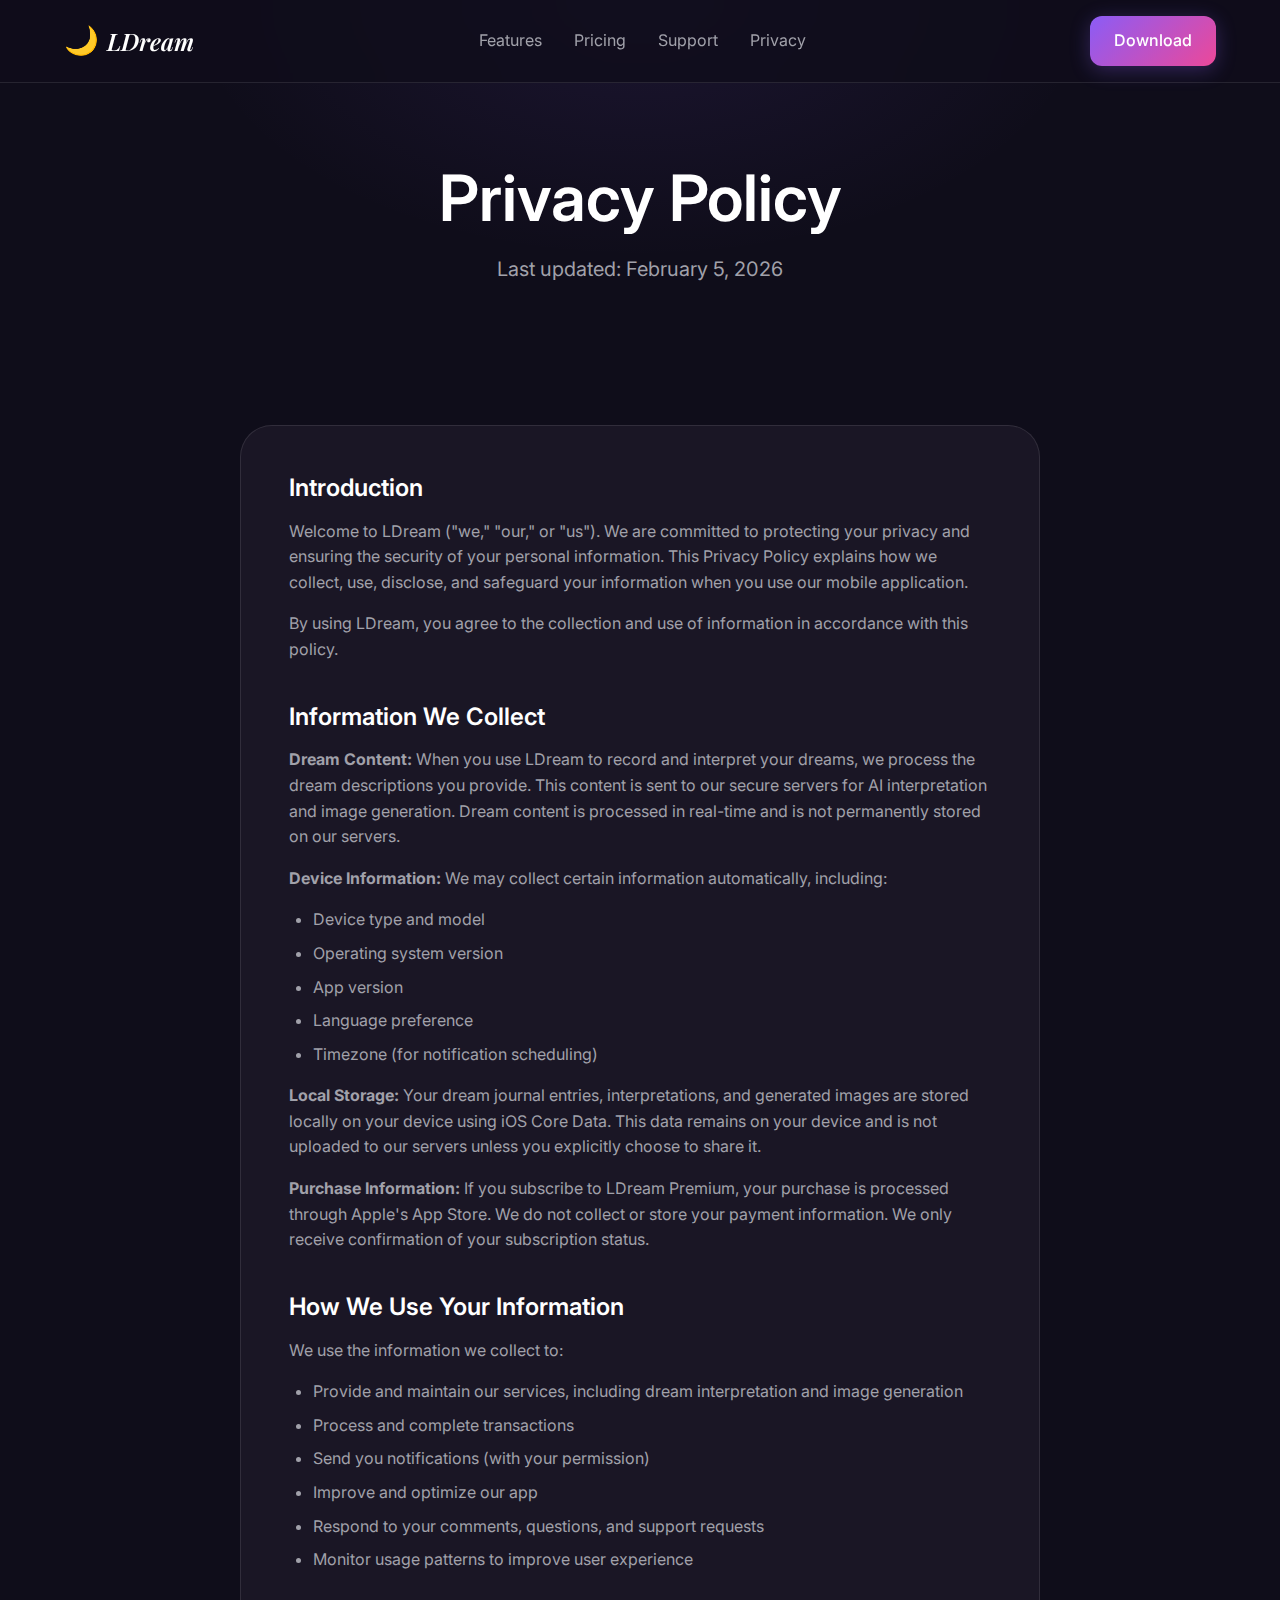
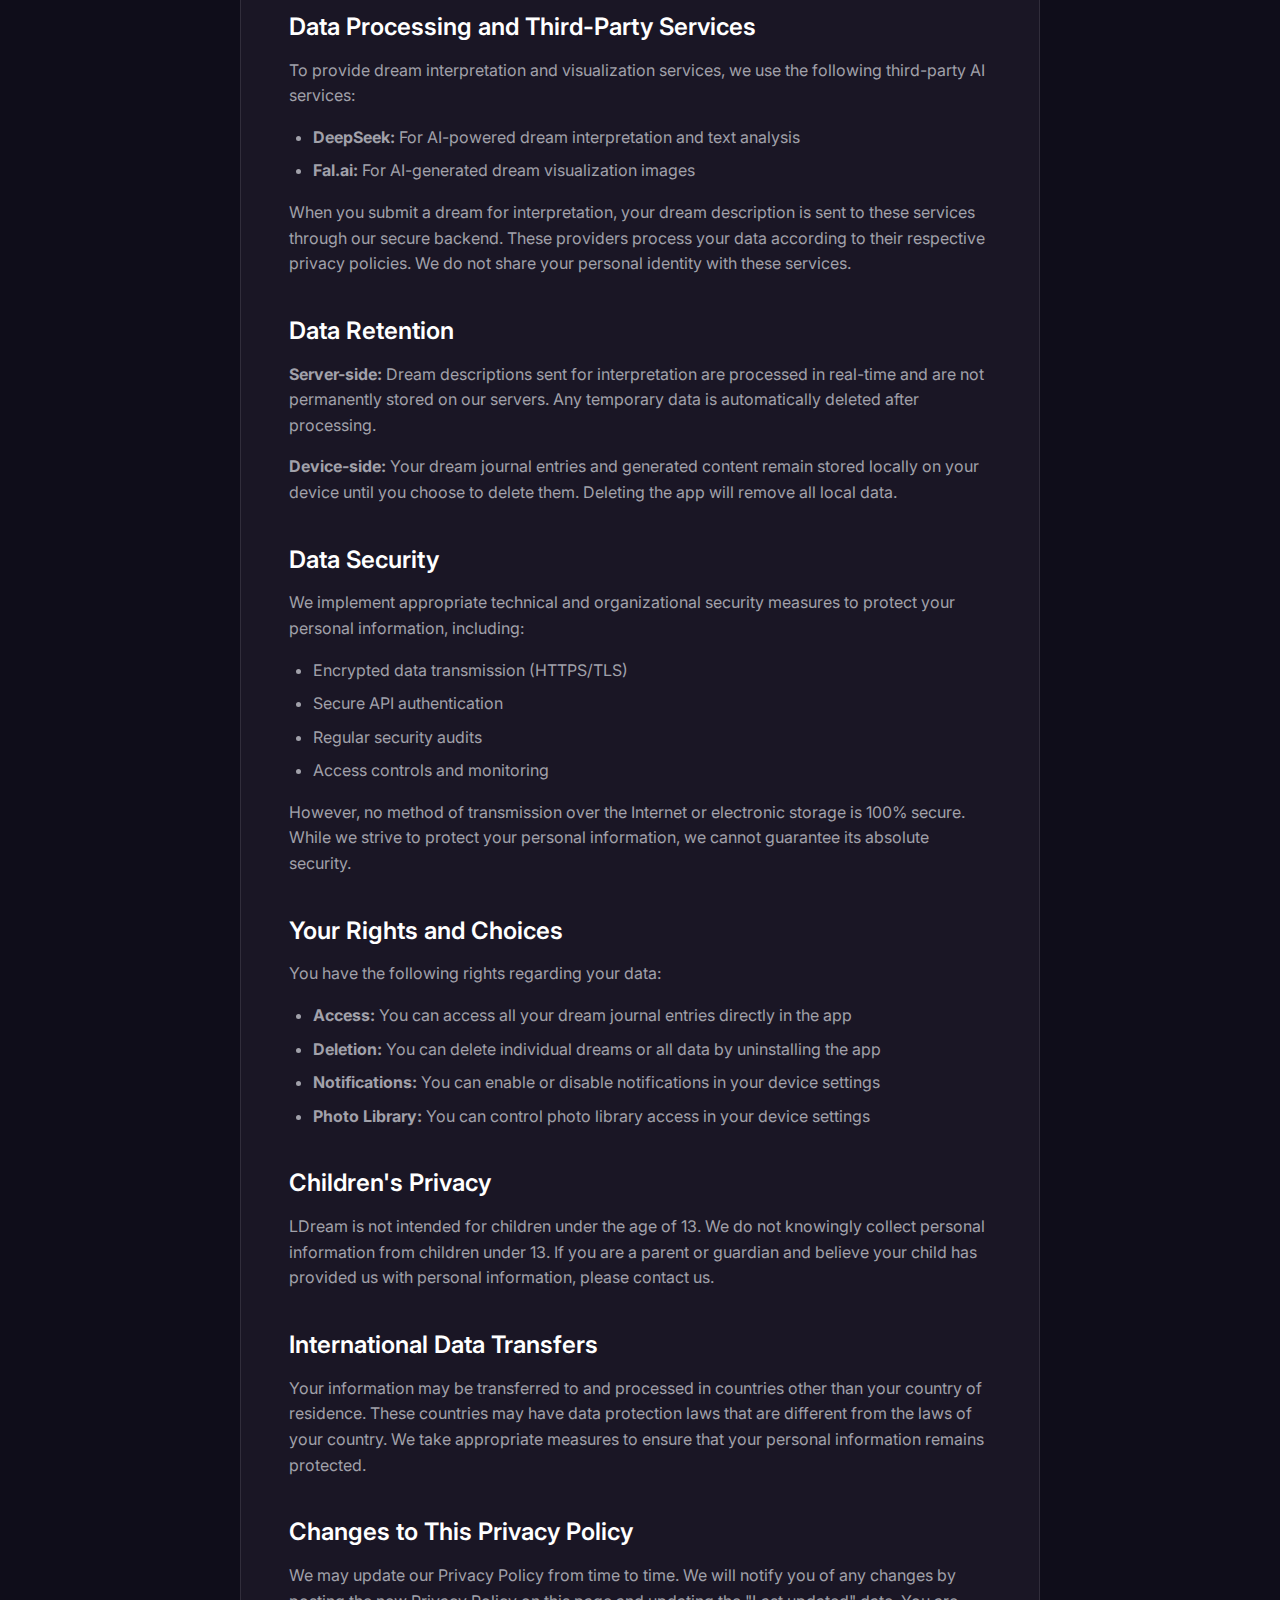
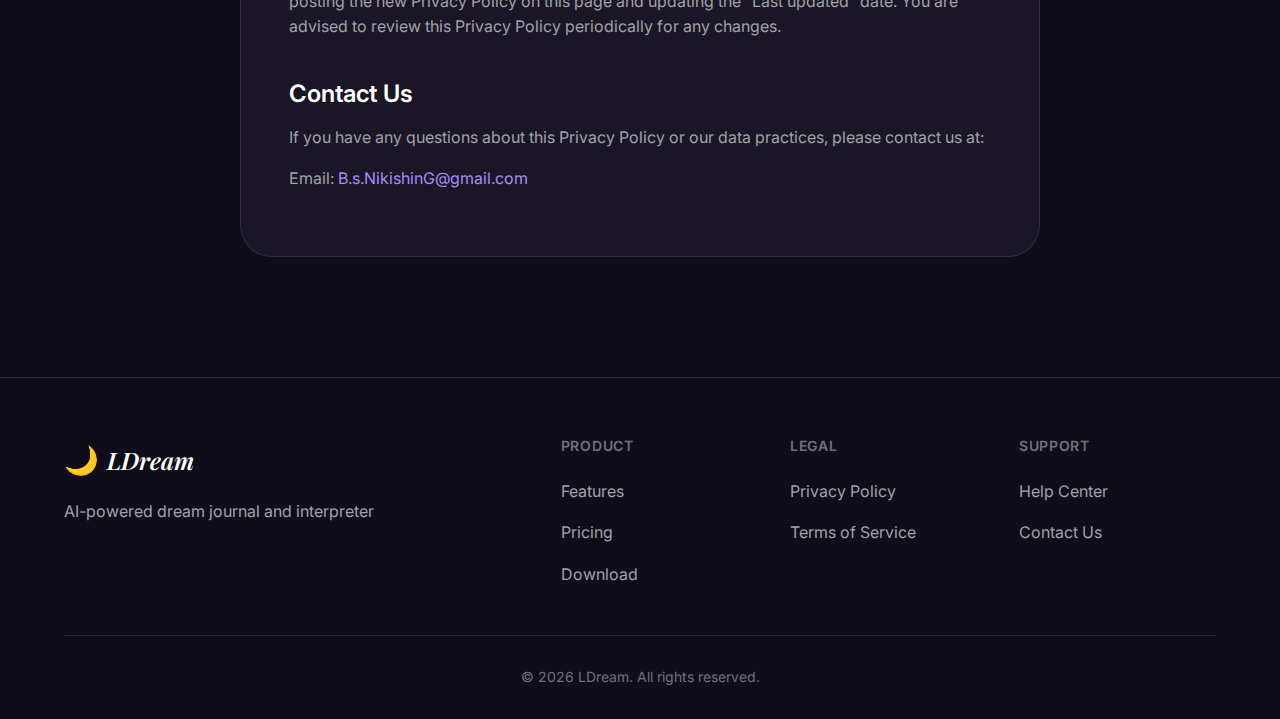
<file: privacy_backup.html>
<!DOCTYPE html>
<html lang="en">
<head>
    <meta charset="UTF-8">
    <meta name="viewport" content="width=device-width, initial-scale=1.0">
    <title>Privacy Policy — LDream</title>
    <meta name="description" content="LDream Privacy Policy. Learn how we handle your data and protect your privacy.">
    
    <link rel="icon" type="image/png" href="favicon.png">
    <link rel="preconnect" href="https://fonts.googleapis.com">
    <link rel="preconnect" href="https://fonts.gstatic.com" crossorigin>
    <link href="https://fonts.googleapis.com/css2?family=Inter:wght@400;500;600;700&family=Playfair+Display:ital,wght@0,500;1,500&display=swap" rel="stylesheet">
    <link rel="stylesheet" href="styles.css">
</head>
<body>
    <!-- Navigation -->
    <nav class="nav">
        <div class="nav-container">
            <a href="/" class="logo">
                <span class="logo-icon">🌙</span>
                <span class="logo-text">LDream</span>
            </a>
            <div class="nav-links">
                <a href="/#features">Features</a>
                <a href="/#pricing">Pricing</a>
                <a href="/support.html">Support</a>
                <a href="/privacy.html">Privacy</a>
            </div>
            <a href="https://h7.cl/1oeJZ" class="btn btn-primary">Download</a>
        </div>
    </nav>

    <!-- Page Header -->
    <section class="page-header">
        <div class="container">
            <h1>Privacy Policy</h1>
            <p>Last updated: February 5, 2026</p>
        </div>
    </section>

    <!-- Page Content -->
    <section class="page-content">
        <div class="container">
            <div class="content-card">
                <h2>Introduction</h2>
                <p>Welcome to LDream ("we," "our," or "us"). We are committed to protecting your privacy and ensuring the security of your personal information. This Privacy Policy explains how we collect, use, disclose, and safeguard your information when you use our mobile application.</p>
                <p>By using LDream, you agree to the collection and use of information in accordance with this policy.</p>

                <h2>Information We Collect</h2>
                <p><strong>Dream Content:</strong> When you use LDream to record and interpret your dreams, we process the dream descriptions you provide. This content is sent to our secure servers for AI interpretation and image generation. Dream content is processed in real-time and is not permanently stored on our servers.</p>
                
                <p><strong>Device Information:</strong> We may collect certain information automatically, including:</p>
                <ul>
                    <li>Device type and model</li>
                    <li>Operating system version</li>
                    <li>App version</li>
                    <li>Language preference</li>
                    <li>Timezone (for notification scheduling)</li>
                </ul>
                
                <p><strong>Local Storage:</strong> Your dream journal entries, interpretations, and generated images are stored locally on your device using iOS Core Data. This data remains on your device and is not uploaded to our servers unless you explicitly choose to share it.</p>
                
                <p><strong>Purchase Information:</strong> If you subscribe to LDream Premium, your purchase is processed through Apple's App Store. We do not collect or store your payment information. We only receive confirmation of your subscription status.</p>

                <h2>How We Use Your Information</h2>
                <p>We use the information we collect to:</p>
                <ul>
                    <li>Provide and maintain our services, including dream interpretation and image generation</li>
                    <li>Process and complete transactions</li>
                    <li>Send you notifications (with your permission)</li>
                    <li>Improve and optimize our app</li>
                    <li>Respond to your comments, questions, and support requests</li>
                    <li>Monitor usage patterns to improve user experience</li>
                </ul>

                <h2>Data Processing and Third-Party Services</h2>
                <p>To provide dream interpretation and visualization services, we use the following third-party AI services:</p>
                <ul>
                    <li><strong>DeepSeek:</strong> For AI-powered dream interpretation and text analysis</li>
                    <li><strong>Fal.ai:</strong> For AI-generated dream visualization images</li>
                </ul>
                <p>When you submit a dream for interpretation, your dream description is sent to these services through our secure backend. These providers process your data according to their respective privacy policies. We do not share your personal identity with these services.</p>

                <h2>Data Retention</h2>
                <p><strong>Server-side:</strong> Dream descriptions sent for interpretation are processed in real-time and are not permanently stored on our servers. Any temporary data is automatically deleted after processing.</p>
                <p><strong>Device-side:</strong> Your dream journal entries and generated content remain stored locally on your device until you choose to delete them. Deleting the app will remove all local data.</p>

                <h2>Data Security</h2>
                <p>We implement appropriate technical and organizational security measures to protect your personal information, including:</p>
                <ul>
                    <li>Encrypted data transmission (HTTPS/TLS)</li>
                    <li>Secure API authentication</li>
                    <li>Regular security audits</li>
                    <li>Access controls and monitoring</li>
                </ul>
                <p>However, no method of transmission over the Internet or electronic storage is 100% secure. While we strive to protect your personal information, we cannot guarantee its absolute security.</p>

                <h2>Your Rights and Choices</h2>
                <p>You have the following rights regarding your data:</p>
                <ul>
                    <li><strong>Access:</strong> You can access all your dream journal entries directly in the app</li>
                    <li><strong>Deletion:</strong> You can delete individual dreams or all data by uninstalling the app</li>
                    <li><strong>Notifications:</strong> You can enable or disable notifications in your device settings</li>
                    <li><strong>Photo Library:</strong> You can control photo library access in your device settings</li>
                </ul>

                <h2>Children's Privacy</h2>
                <p>LDream is not intended for children under the age of 13. We do not knowingly collect personal information from children under 13. If you are a parent or guardian and believe your child has provided us with personal information, please contact us.</p>

                <h2>International Data Transfers</h2>
                <p>Your information may be transferred to and processed in countries other than your country of residence. These countries may have data protection laws that are different from the laws of your country. We take appropriate measures to ensure that your personal information remains protected.</p>

                <h2>Changes to This Privacy Policy</h2>
                <p>We may update our Privacy Policy from time to time. We will notify you of any changes by posting the new Privacy Policy on this page and updating the "Last updated" date. You are advised to review this Privacy Policy periodically for any changes.</p>

                <h2>Contact Us</h2>
                <p>If you have any questions about this Privacy Policy or our data practices, please contact us at:</p>
                <p>Email: <a href="mailto:B.s.NikishinG@gmail.com">B.s.NikishinG@gmail.com</a></p>
            </div>
        </div>
    </section>

    <!-- Footer -->
    <footer class="footer">
        <div class="container">
            <div class="footer-content">
                <div class="footer-brand">
                    <a href="/" class="logo">
                        <span class="logo-icon">🌙</span>
                        <span class="logo-text">LDream</span>
                    </a>
                    <p>AI-powered dream journal and interpreter</p>
                </div>
                
                <div class="footer-links">
                    <div class="footer-column">
                        <h4>Product</h4>
                        <a href="/#features">Features</a>
                        <a href="/#pricing">Pricing</a>
                        <a href="https://h7.cl/1oeJZ">Download</a>
                    </div>
                    
                    <div class="footer-column">
                        <h4>Legal</h4>
                        <a href="/privacy.html">Privacy Policy</a>
                        <a href="/terms.html">Terms of Service</a>
                    </div>
                    
                    <div class="footer-column">
                        <h4>Support</h4>
                        <a href="/support.html">Help Center</a>
                        <a href="mailto:B.s.NikishinG@gmail.com">Contact Us</a>
                    </div>
                </div>
            </div>
            
            <div class="footer-bottom">
                <p>&copy; 2026 LDream. All rights reserved.</p>
            </div>
        </div>
    </footer>
</body>
</html>
</file>
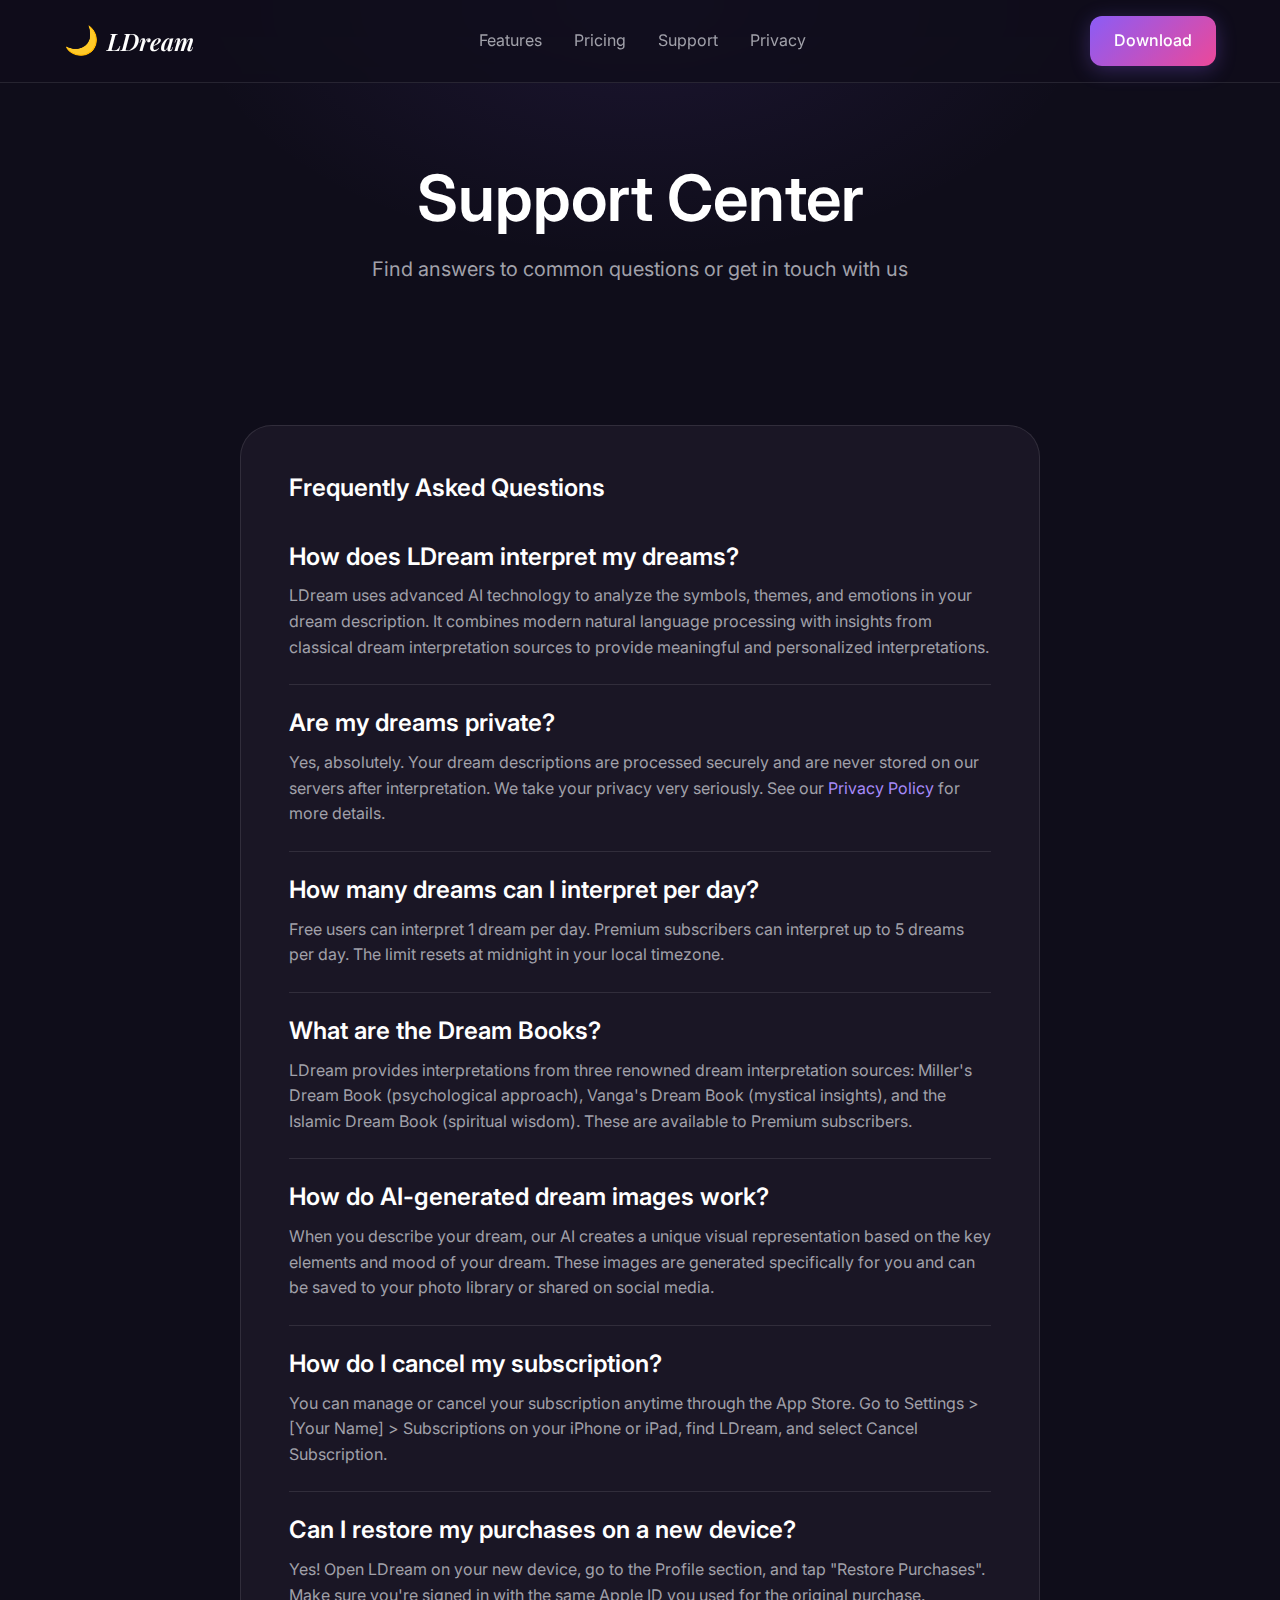
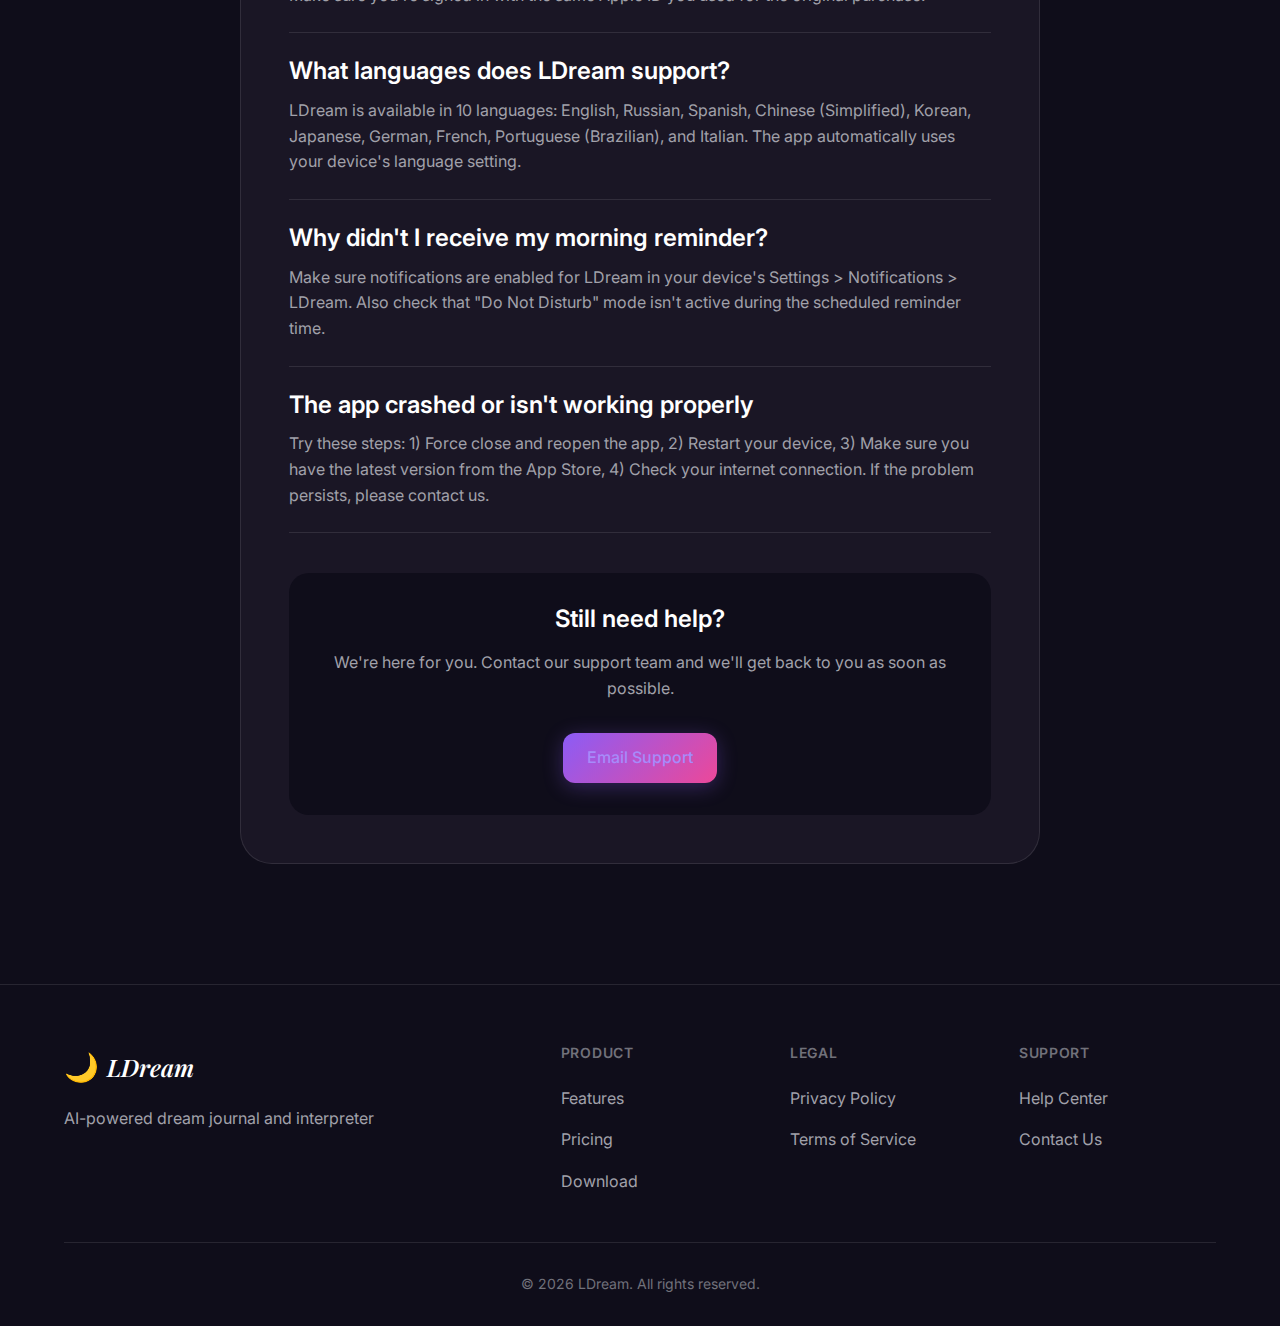
<file: support.html>
<!DOCTYPE html>
<html lang="en">
<head>
    <meta charset="UTF-8">
    <meta name="viewport" content="width=device-width, initial-scale=1.0">
    <title>Support — LDream</title>
    <meta name="description" content="Get help with LDream. FAQ, contact information, and support resources.">
    
    <link rel="icon" type="image/png" href="favicon.png">
    <link rel="preconnect" href="https://fonts.googleapis.com">
    <link rel="preconnect" href="https://fonts.gstatic.com" crossorigin>
    <link href="https://fonts.googleapis.com/css2?family=Inter:wght@400;500;600;700&family=Playfair+Display:ital,wght@0,500;1,500&display=swap" rel="stylesheet">
    <link rel="stylesheet" href="styles.css">
</head>
<body>
    <!-- Navigation -->
    <nav class="nav">
        <div class="nav-container">
            <a href="/" class="logo">
                <span class="logo-icon">🌙</span>
                <span class="logo-text">LDream</span>
            </a>
            <div class="nav-links">
                <a href="/#features">Features</a>
                <a href="/#pricing">Pricing</a>
                <a href="support.html">Support</a>
                <a href="privacy.html">Privacy</a>
            </div>
            <a href="https://h7.cl/1oeJZ" class="btn btn-primary">Download</a>
        </div>
    </nav>

    <!-- Page Header -->
    <section class="page-header">
        <div class="container">
            <h1>Support Center</h1>
            <p>Find answers to common questions or get in touch with us</p>
        </div>
    </section>

    <!-- Page Content -->
    <section class="page-content">
        <div class="container">
            <div class="content-card">
                <h2>Frequently Asked Questions</h2>
                
                <div class="faq-item">
                    <h3>How does LDream interpret my dreams?</h3>
                    <p>LDream uses advanced AI technology to analyze the symbols, themes, and emotions in your dream description. It combines modern natural language processing with insights from classical dream interpretation sources to provide meaningful and personalized interpretations.</p>
                </div>
                
                <div class="faq-item">
                    <h3>Are my dreams private?</h3>
                    <p>Yes, absolutely. Your dream descriptions are processed securely and are never stored on our servers after interpretation. We take your privacy very seriously. See our <a href="privacy.html">Privacy Policy</a> for more details.</p>
                </div>
                
                <div class="faq-item">
                    <h3>How many dreams can I interpret per day?</h3>
                    <p>Free users can interpret 1 dream per day. Premium subscribers can interpret up to 5 dreams per day. The limit resets at midnight in your local timezone.</p>
                </div>
                
                <div class="faq-item">
                    <h3>What are the Dream Books?</h3>
                    <p>LDream provides interpretations from three renowned dream interpretation sources: Miller's Dream Book (psychological approach), Vanga's Dream Book (mystical insights), and the Islamic Dream Book (spiritual wisdom). These are available to Premium subscribers.</p>
                </div>
                
                <div class="faq-item">
                    <h3>How do AI-generated dream images work?</h3>
                    <p>When you describe your dream, our AI creates a unique visual representation based on the key elements and mood of your dream. These images are generated specifically for you and can be saved to your photo library or shared on social media.</p>
                </div>
                
                <div class="faq-item">
                    <h3>How do I cancel my subscription?</h3>
                    <p>You can manage or cancel your subscription anytime through the App Store. Go to Settings > [Your Name] > Subscriptions on your iPhone or iPad, find LDream, and select Cancel Subscription.</p>
                </div>
                
                <div class="faq-item">
                    <h3>Can I restore my purchases on a new device?</h3>
                    <p>Yes! Open LDream on your new device, go to the Profile section, and tap "Restore Purchases". Make sure you're signed in with the same Apple ID you used for the original purchase.</p>
                </div>
                
                <div class="faq-item">
                    <h3>What languages does LDream support?</h3>
                    <p>LDream is available in 10 languages: English, Russian, Spanish, Chinese (Simplified), Korean, Japanese, German, French, Portuguese (Brazilian), and Italian. The app automatically uses your device's language setting.</p>
                </div>
                
                <div class="faq-item">
                    <h3>Why didn't I receive my morning reminder?</h3>
                    <p>Make sure notifications are enabled for LDream in your device's Settings > Notifications > LDream. Also check that "Do Not Disturb" mode isn't active during the scheduled reminder time.</p>
                </div>
                
                <div class="faq-item">
                    <h3>The app crashed or isn't working properly</h3>
                    <p>Try these steps: 1) Force close and reopen the app, 2) Restart your device, 3) Make sure you have the latest version from the App Store, 4) Check your internet connection. If the problem persists, please contact us.</p>
                </div>
                
                <div class="contact-info">
                    <h3>Still need help?</h3>
                    <p>We're here for you. Contact our support team and we'll get back to you as soon as possible.</p>
                    <a href="mailto:support@ldream.app" class="btn btn-primary">
                        Email Support
                    </a>
                </div>
            </div>
        </div>
    </section>

    <!-- Footer -->
    <footer class="footer">
        <div class="container">
            <div class="footer-content">
                <div class="footer-brand">
                    <a href="/" class="logo">
                        <span class="logo-icon">🌙</span>
                        <span class="logo-text">LDream</span>
                    </a>
                    <p>AI-powered dream journal and interpreter</p>
                </div>
                
                <div class="footer-links">
                    <div class="footer-column">
                        <h4>Product</h4>
                        <a href="/#features">Features</a>
                        <a href="/#pricing">Pricing</a>
                        <a href="https://h7.cl/1oeJZ">Download</a>
                    </div>
                    
                    <div class="footer-column">
                        <h4>Legal</h4>
                        <a href="privacy.html">Privacy Policy</a>
                        <a href="terms.html">Terms of Service</a>
                    </div>
                    
                    <div class="footer-column">
                        <h4>Support</h4>
                        <a href="support.html">Help Center</a>
                        <a href="mailto:support@ldream.app">Contact Us</a>
                    </div>
                </div>
            </div>
            
            <div class="footer-bottom">
                <p>&copy; 2026 LDream. All rights reserved.</p>
            </div>
        </div>
    </footer>
</body>
</html>
</file>
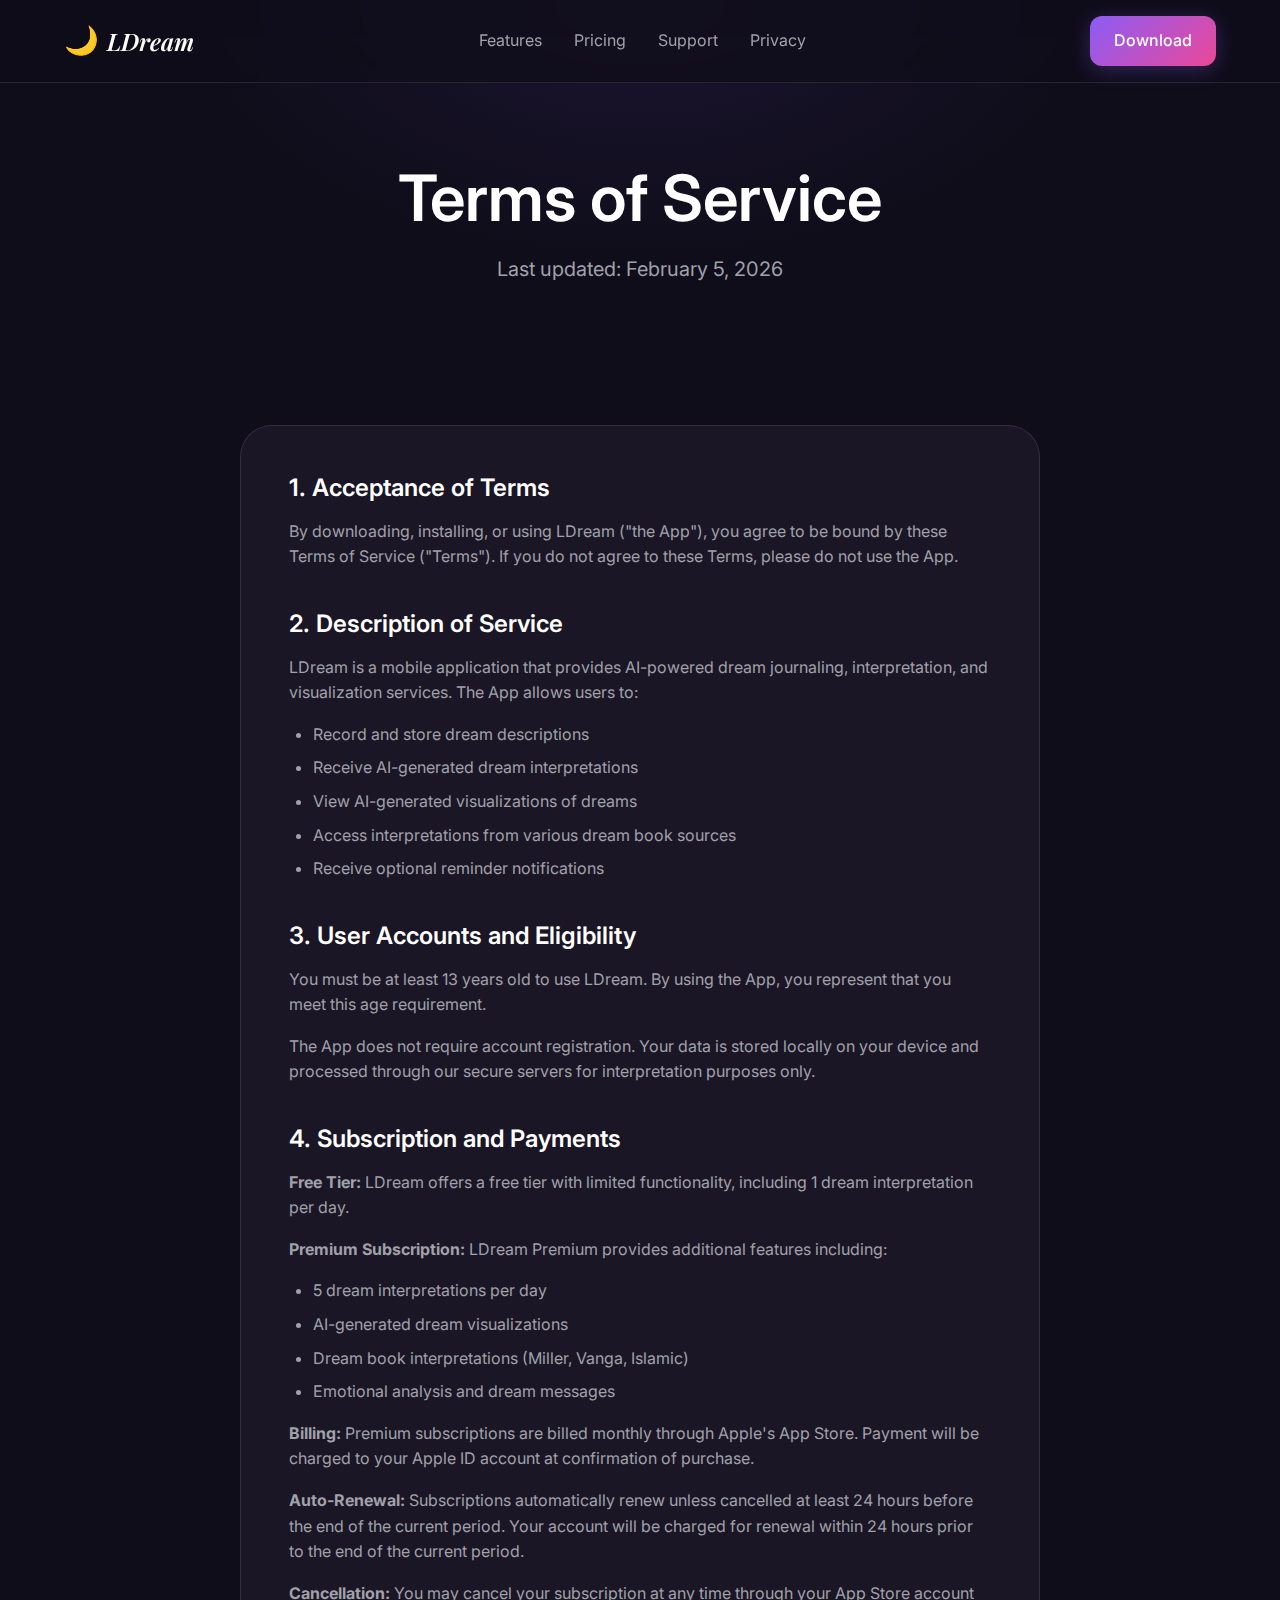
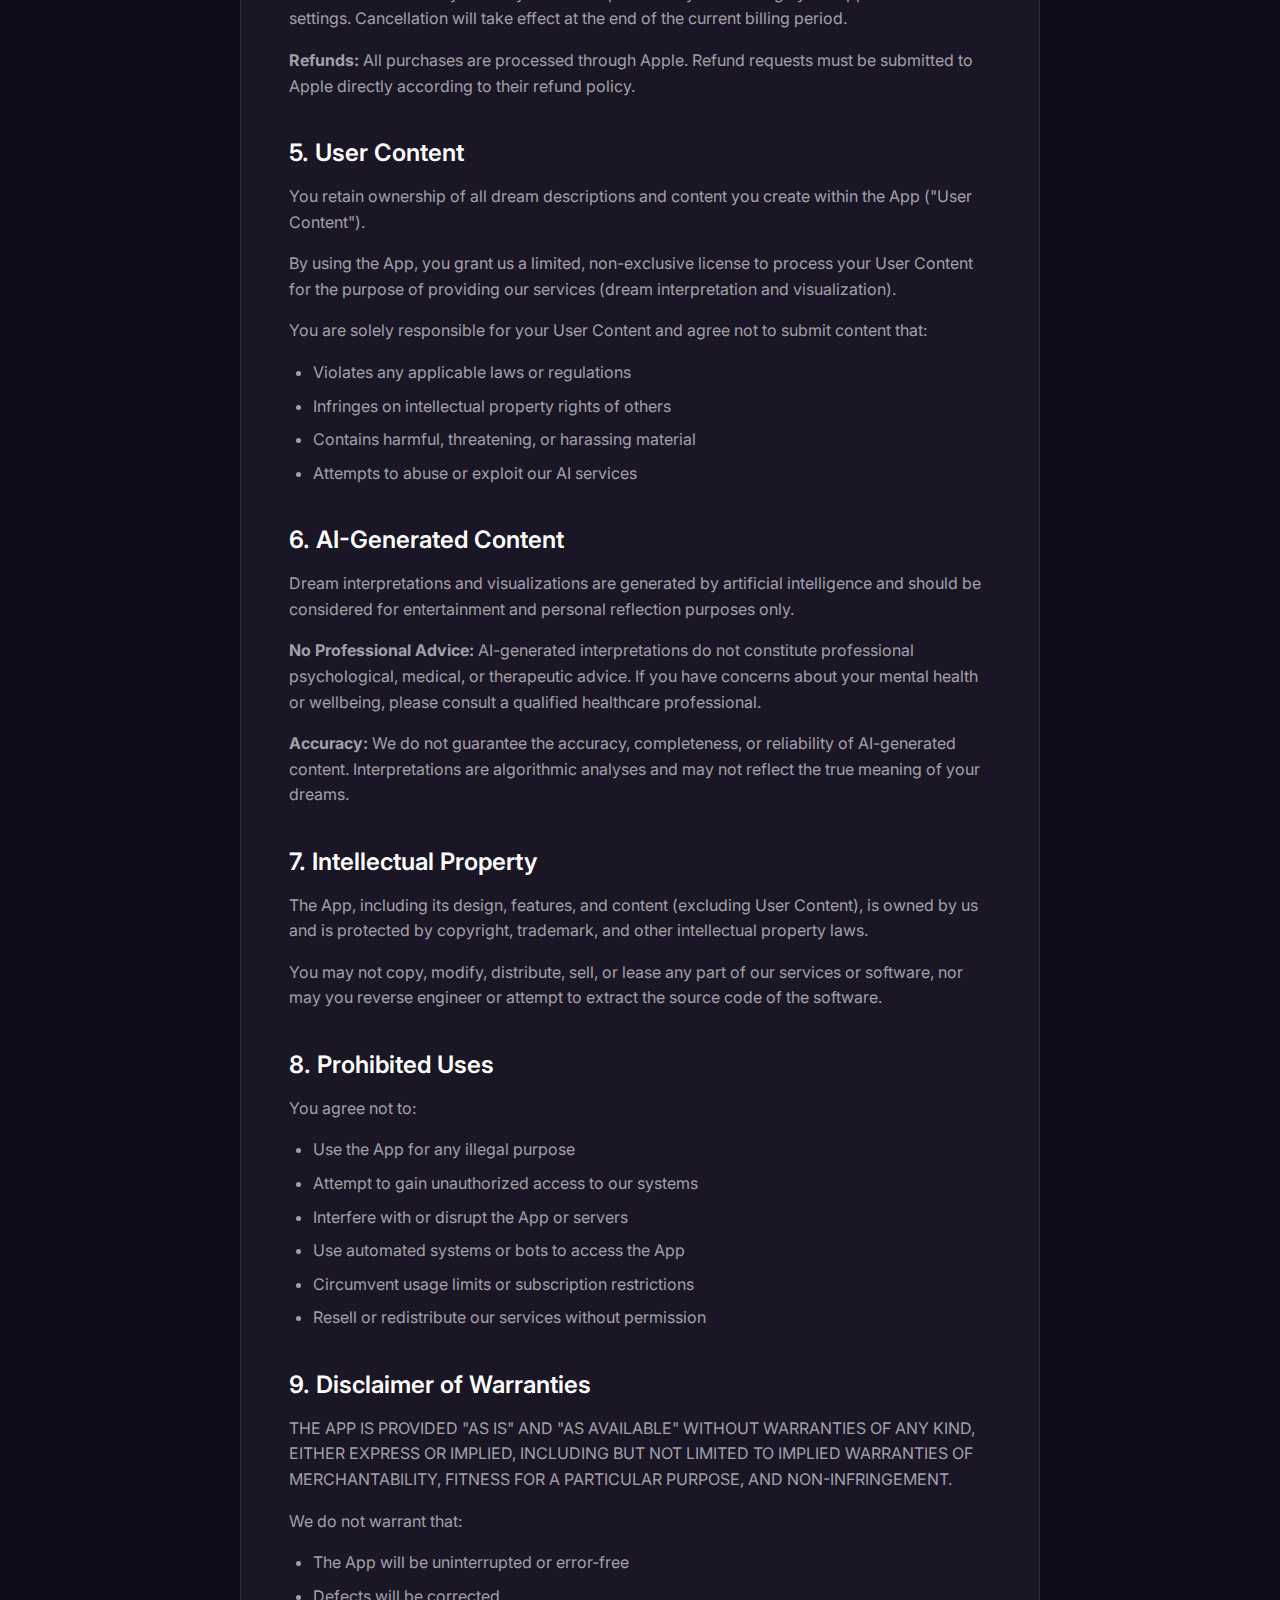
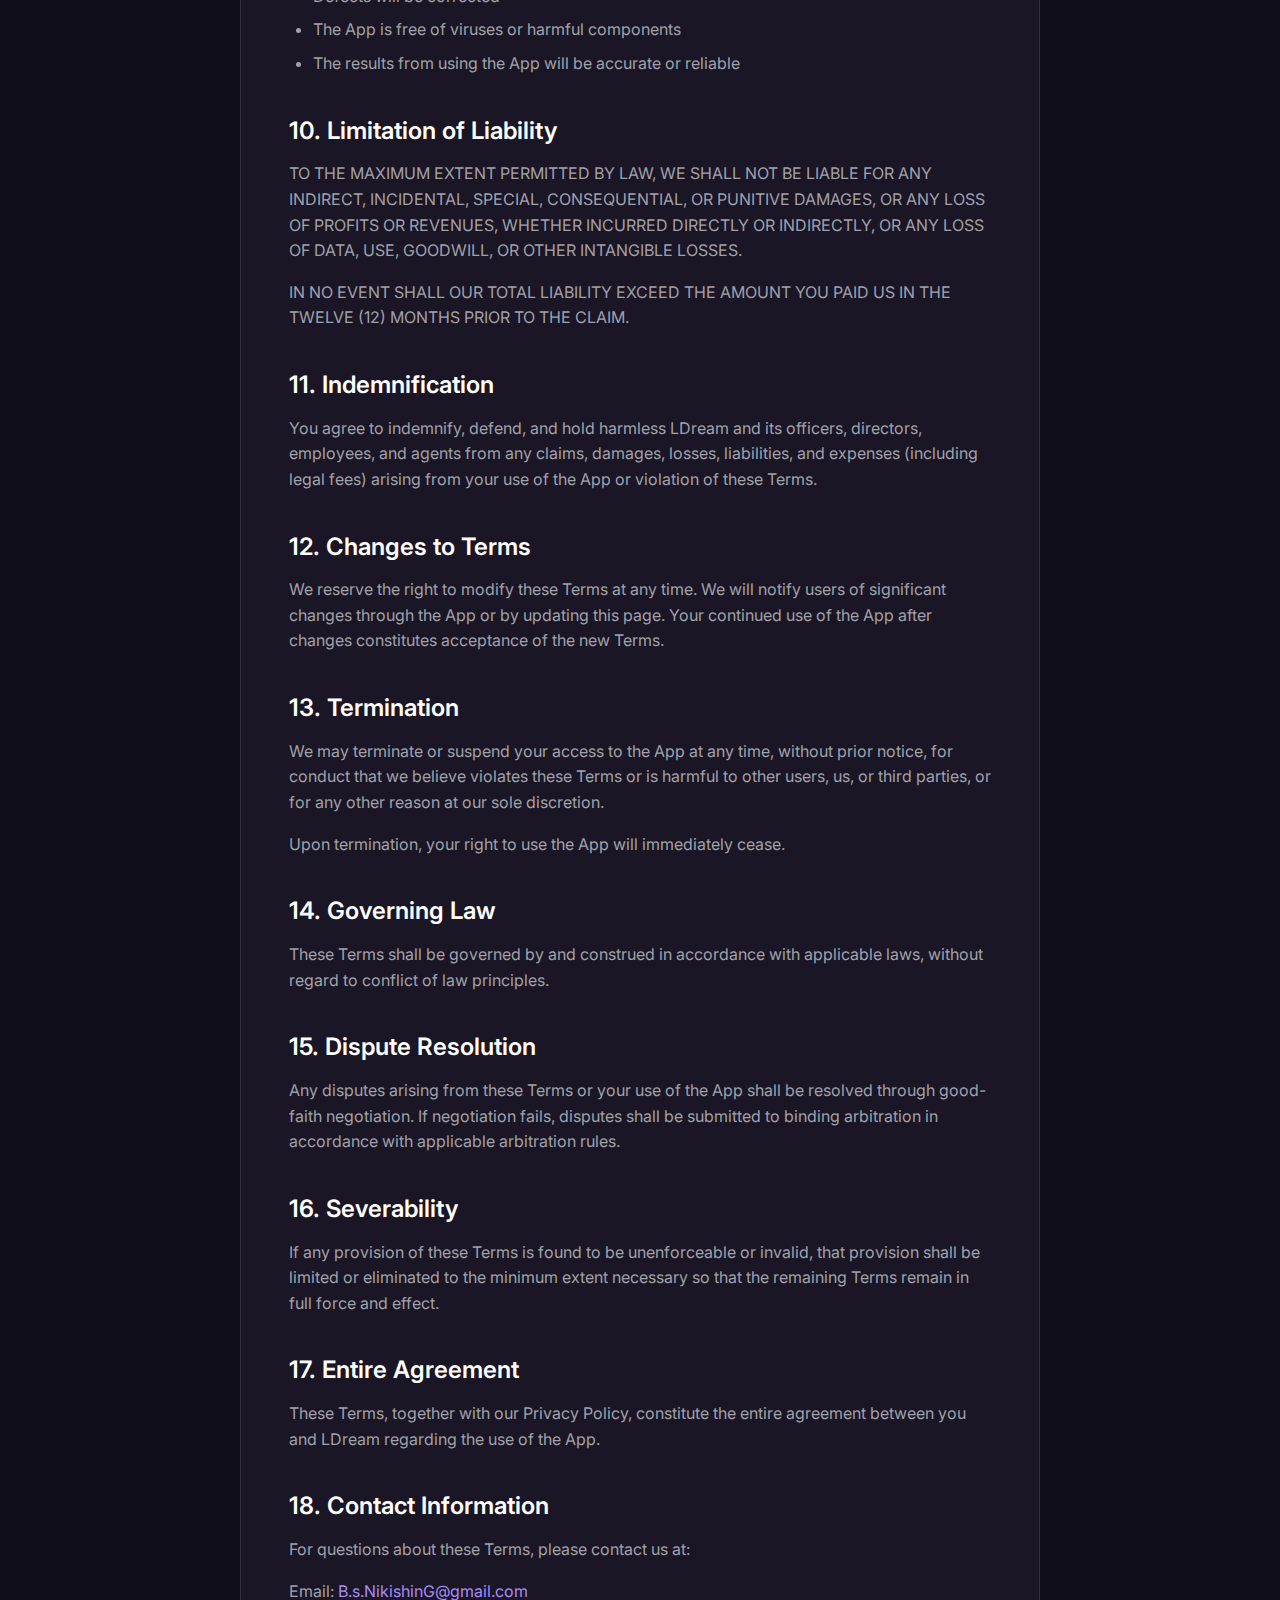
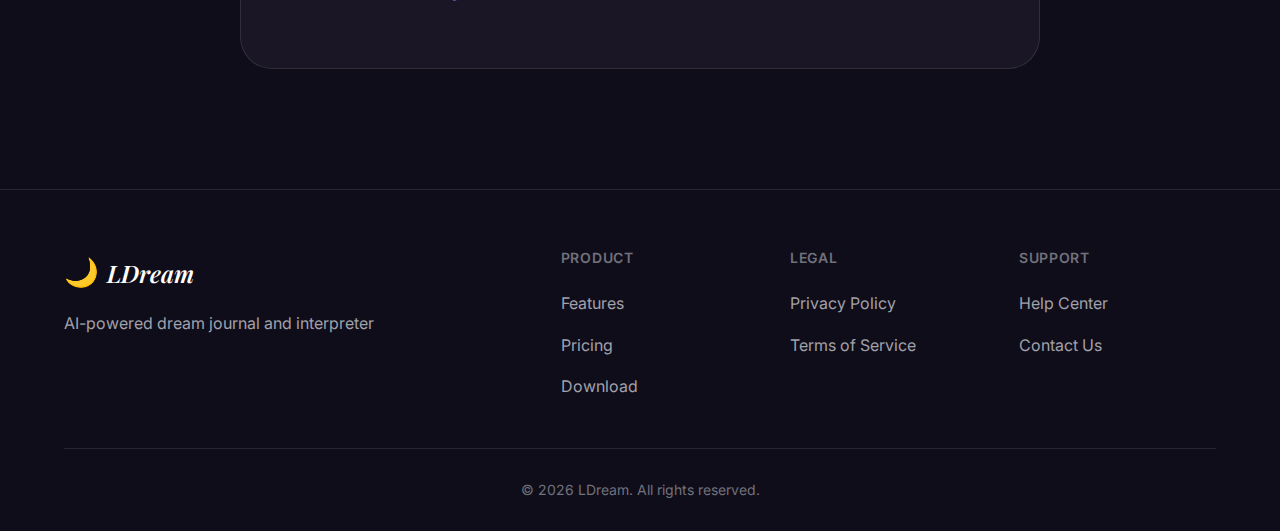
<file: terms.html>
<!DOCTYPE html>
<html lang="en">
<head>
    <meta charset="UTF-8">
    <meta name="viewport" content="width=device-width, initial-scale=1.0">
    <title>Terms of Service — LDream</title>
    <meta name="description" content="LDream Terms of Service. Read the terms and conditions for using our app.">
    
    <link rel="icon" type="image/png" href="favicon.png">
    <link rel="preconnect" href="https://fonts.googleapis.com">
    <link rel="preconnect" href="https://fonts.gstatic.com" crossorigin>
    <link href="https://fonts.googleapis.com/css2?family=Inter:wght@400;500;600;700&family=Playfair+Display:ital,wght@0,500;1,500&display=swap" rel="stylesheet">
    <link rel="stylesheet" href="styles.css">
</head>
<body>
    <!-- Navigation -->
    <nav class="nav">
        <div class="nav-container">
            <a href="/" class="logo">
                <span class="logo-icon">🌙</span>
                <span class="logo-text">LDream</span>
            </a>
            <div class="nav-links">
                <a href="/#features">Features</a>
                <a href="/#pricing">Pricing</a>
                <a href="/support.html">Support</a>
                <a href="/privacy.html">Privacy</a>
            </div>
            <a href="https://h7.cl/1oeJZ" class="btn btn-primary">Download</a>
        </div>
    </nav>

    <!-- Page Header -->
    <section class="page-header">
        <div class="container">
            <h1>Terms of Service</h1>
            <p>Last updated: February 5, 2026</p>
        </div>
    </section>

    <!-- Page Content -->
    <section class="page-content">
        <div class="container">
            <div class="content-card">
                <h2>1. Acceptance of Terms</h2>
                <p>By downloading, installing, or using LDream ("the App"), you agree to be bound by these Terms of Service ("Terms"). If you do not agree to these Terms, please do not use the App.</p>

                <h2>2. Description of Service</h2>
                <p>LDream is a mobile application that provides AI-powered dream journaling, interpretation, and visualization services. The App allows users to:</p>
                <ul>
                    <li>Record and store dream descriptions</li>
                    <li>Receive AI-generated dream interpretations</li>
                    <li>View AI-generated visualizations of dreams</li>
                    <li>Access interpretations from various dream book sources</li>
                    <li>Receive optional reminder notifications</li>
                </ul>

                <h2>3. User Accounts and Eligibility</h2>
                <p>You must be at least 13 years old to use LDream. By using the App, you represent that you meet this age requirement.</p>
                <p>The App does not require account registration. Your data is stored locally on your device and processed through our secure servers for interpretation purposes only.</p>

                <h2>4. Subscription and Payments</h2>
                <p><strong>Free Tier:</strong> LDream offers a free tier with limited functionality, including 1 dream interpretation per day.</p>
                <p><strong>Premium Subscription:</strong> LDream Premium provides additional features including:</p>
                <ul>
                    <li>5 dream interpretations per day</li>
                    <li>AI-generated dream visualizations</li>
                    <li>Dream book interpretations (Miller, Vanga, Islamic)</li>
                    <li>Emotional analysis and dream messages</li>
                </ul>
                <p><strong>Billing:</strong> Premium subscriptions are billed monthly through Apple's App Store. Payment will be charged to your Apple ID account at confirmation of purchase.</p>
                <p><strong>Auto-Renewal:</strong> Subscriptions automatically renew unless cancelled at least 24 hours before the end of the current period. Your account will be charged for renewal within 24 hours prior to the end of the current period.</p>
                <p><strong>Cancellation:</strong> You may cancel your subscription at any time through your App Store account settings. Cancellation will take effect at the end of the current billing period.</p>
                <p><strong>Refunds:</strong> All purchases are processed through Apple. Refund requests must be submitted to Apple directly according to their refund policy.</p>

                <h2>5. User Content</h2>
                <p>You retain ownership of all dream descriptions and content you create within the App ("User Content").</p>
                <p>By using the App, you grant us a limited, non-exclusive license to process your User Content for the purpose of providing our services (dream interpretation and visualization).</p>
                <p>You are solely responsible for your User Content and agree not to submit content that:</p>
                <ul>
                    <li>Violates any applicable laws or regulations</li>
                    <li>Infringes on intellectual property rights of others</li>
                    <li>Contains harmful, threatening, or harassing material</li>
                    <li>Attempts to abuse or exploit our AI services</li>
                </ul>

                <h2>6. AI-Generated Content</h2>
                <p>Dream interpretations and visualizations are generated by artificial intelligence and should be considered for entertainment and personal reflection purposes only.</p>
                <p><strong>No Professional Advice:</strong> AI-generated interpretations do not constitute professional psychological, medical, or therapeutic advice. If you have concerns about your mental health or wellbeing, please consult a qualified healthcare professional.</p>
                <p><strong>Accuracy:</strong> We do not guarantee the accuracy, completeness, or reliability of AI-generated content. Interpretations are algorithmic analyses and may not reflect the true meaning of your dreams.</p>

                <h2>7. Intellectual Property</h2>
                <p>The App, including its design, features, and content (excluding User Content), is owned by us and is protected by copyright, trademark, and other intellectual property laws.</p>
                <p>You may not copy, modify, distribute, sell, or lease any part of our services or software, nor may you reverse engineer or attempt to extract the source code of the software.</p>

                <h2>8. Prohibited Uses</h2>
                <p>You agree not to:</p>
                <ul>
                    <li>Use the App for any illegal purpose</li>
                    <li>Attempt to gain unauthorized access to our systems</li>
                    <li>Interfere with or disrupt the App or servers</li>
                    <li>Use automated systems or bots to access the App</li>
                    <li>Circumvent usage limits or subscription restrictions</li>
                    <li>Resell or redistribute our services without permission</li>
                </ul>

                <h2>9. Disclaimer of Warranties</h2>
                <p>THE APP IS PROVIDED "AS IS" AND "AS AVAILABLE" WITHOUT WARRANTIES OF ANY KIND, EITHER EXPRESS OR IMPLIED, INCLUDING BUT NOT LIMITED TO IMPLIED WARRANTIES OF MERCHANTABILITY, FITNESS FOR A PARTICULAR PURPOSE, AND NON-INFRINGEMENT.</p>
                <p>We do not warrant that:</p>
                <ul>
                    <li>The App will be uninterrupted or error-free</li>
                    <li>Defects will be corrected</li>
                    <li>The App is free of viruses or harmful components</li>
                    <li>The results from using the App will be accurate or reliable</li>
                </ul>

                <h2>10. Limitation of Liability</h2>
                <p>TO THE MAXIMUM EXTENT PERMITTED BY LAW, WE SHALL NOT BE LIABLE FOR ANY INDIRECT, INCIDENTAL, SPECIAL, CONSEQUENTIAL, OR PUNITIVE DAMAGES, OR ANY LOSS OF PROFITS OR REVENUES, WHETHER INCURRED DIRECTLY OR INDIRECTLY, OR ANY LOSS OF DATA, USE, GOODWILL, OR OTHER INTANGIBLE LOSSES.</p>
                <p>IN NO EVENT SHALL OUR TOTAL LIABILITY EXCEED THE AMOUNT YOU PAID US IN THE TWELVE (12) MONTHS PRIOR TO THE CLAIM.</p>

                <h2>11. Indemnification</h2>
                <p>You agree to indemnify, defend, and hold harmless LDream and its officers, directors, employees, and agents from any claims, damages, losses, liabilities, and expenses (including legal fees) arising from your use of the App or violation of these Terms.</p>

                <h2>12. Changes to Terms</h2>
                <p>We reserve the right to modify these Terms at any time. We will notify users of significant changes through the App or by updating this page. Your continued use of the App after changes constitutes acceptance of the new Terms.</p>

                <h2>13. Termination</h2>
                <p>We may terminate or suspend your access to the App at any time, without prior notice, for conduct that we believe violates these Terms or is harmful to other users, us, or third parties, or for any other reason at our sole discretion.</p>
                <p>Upon termination, your right to use the App will immediately cease.</p>

                <h2>14. Governing Law</h2>
                <p>These Terms shall be governed by and construed in accordance with applicable laws, without regard to conflict of law principles.</p>

                <h2>15. Dispute Resolution</h2>
                <p>Any disputes arising from these Terms or your use of the App shall be resolved through good-faith negotiation. If negotiation fails, disputes shall be submitted to binding arbitration in accordance with applicable arbitration rules.</p>

                <h2>16. Severability</h2>
                <p>If any provision of these Terms is found to be unenforceable or invalid, that provision shall be limited or eliminated to the minimum extent necessary so that the remaining Terms remain in full force and effect.</p>

                <h2>17. Entire Agreement</h2>
                <p>These Terms, together with our Privacy Policy, constitute the entire agreement between you and LDream regarding the use of the App.</p>

                <h2>18. Contact Information</h2>
                <p>For questions about these Terms, please contact us at:</p>
                <p>Email: <a href="mailto:B.s.NikishinG@gmail.com">B.s.NikishinG@gmail.com</a></p>
            </div>
        </div>
    </section>

    <!-- Footer -->
    <footer class="footer">
        <div class="container">
            <div class="footer-content">
                <div class="footer-brand">
                    <a href="/" class="logo">
                        <span class="logo-icon">🌙</span>
                        <span class="logo-text">LDream</span>
                    </a>
                    <p>AI-powered dream journal and interpreter</p>
                </div>
                
                <div class="footer-links">
                    <div class="footer-column">
                        <h4>Product</h4>
                        <a href="/#features">Features</a>
                        <a href="/#pricing">Pricing</a>
                        <a href="https://h7.cl/1oeJZ">Download</a>
                    </div>
                    
                    <div class="footer-column">
                        <h4>Legal</h4>
                        <a href="/privacy.html">Privacy Policy</a>
                        <a href="/terms.html">Terms of Service</a>
                    </div>
                    
                    <div class="footer-column">
                        <h4>Support</h4>
                        <a href="/support.html">Help Center</a>
                        <a href="mailto:B.s.NikishinG@gmail.com">Contact Us</a>
                    </div>
                </div>
            </div>
            
            <div class="footer-bottom">
                <p>&copy; 2026 LDream. All rights reserved.</p>
            </div>
        </div>
    </footer>
</body>
</html>
</file>
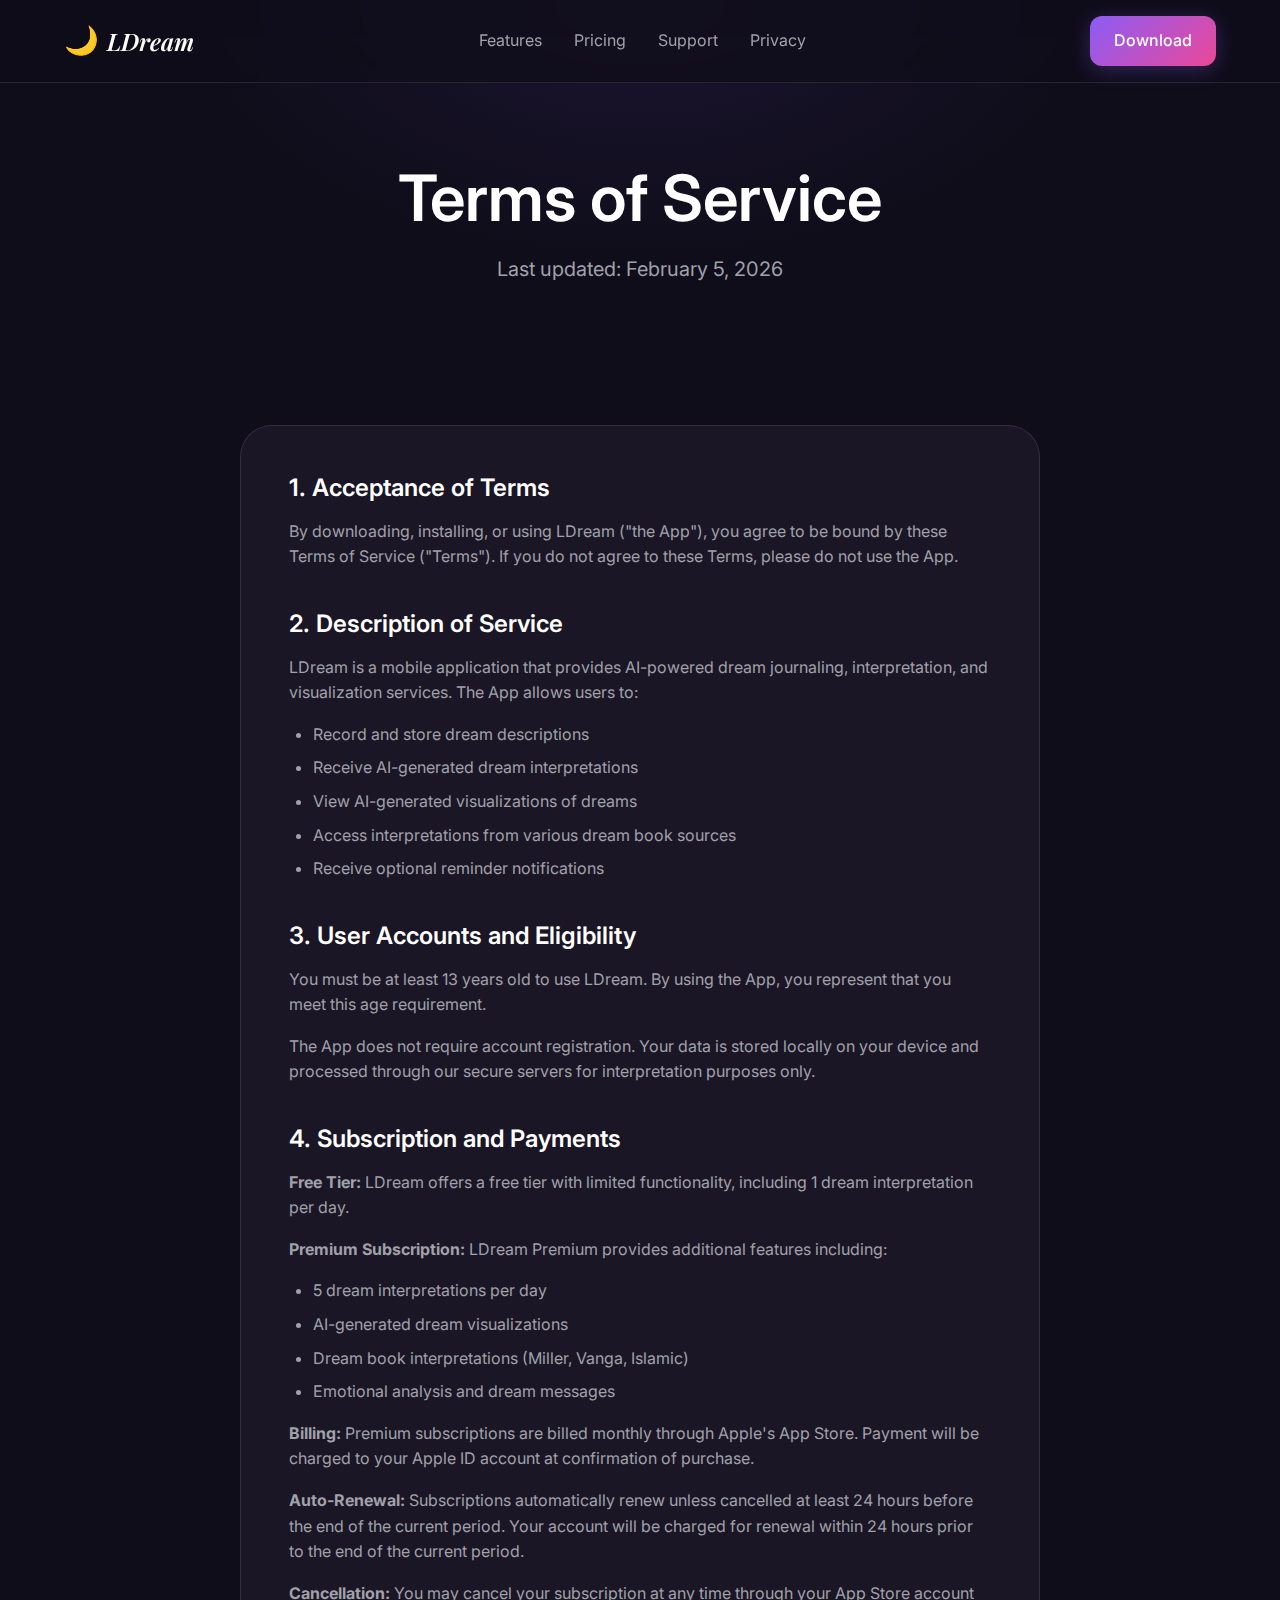
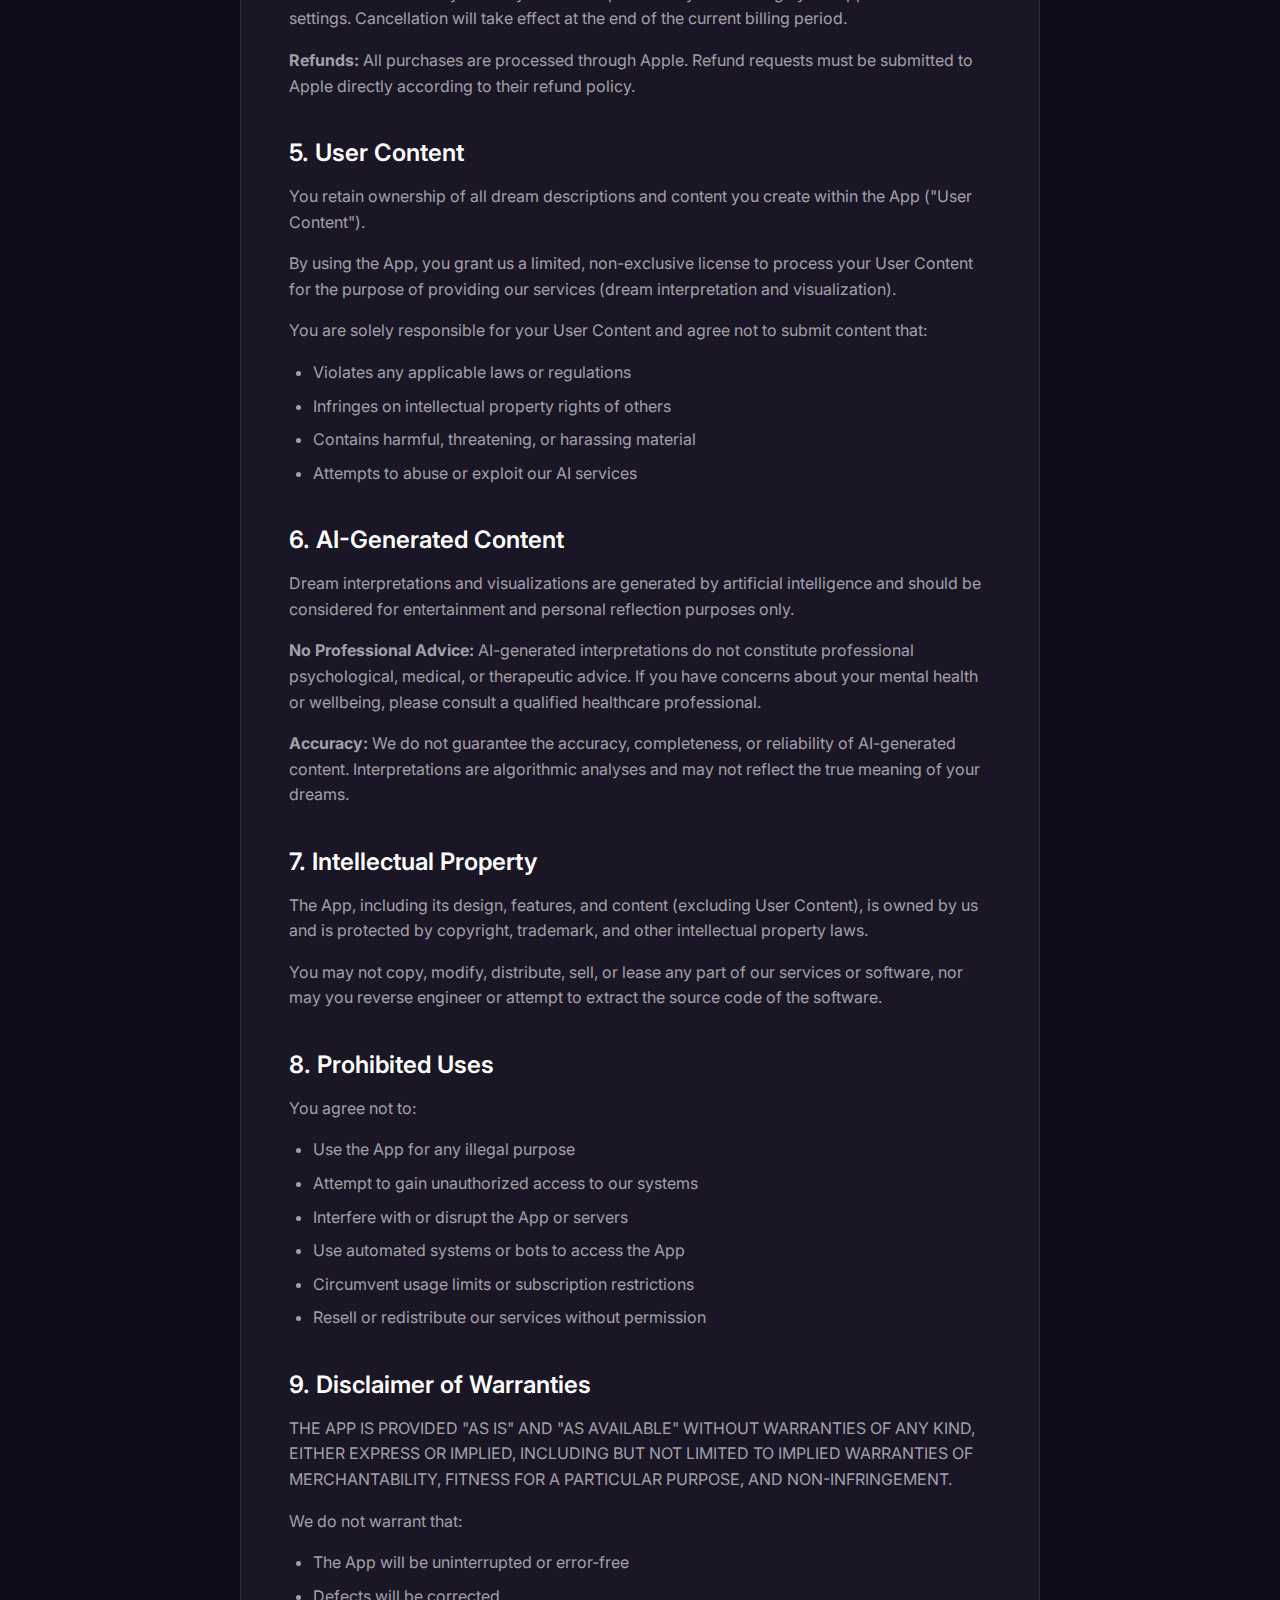
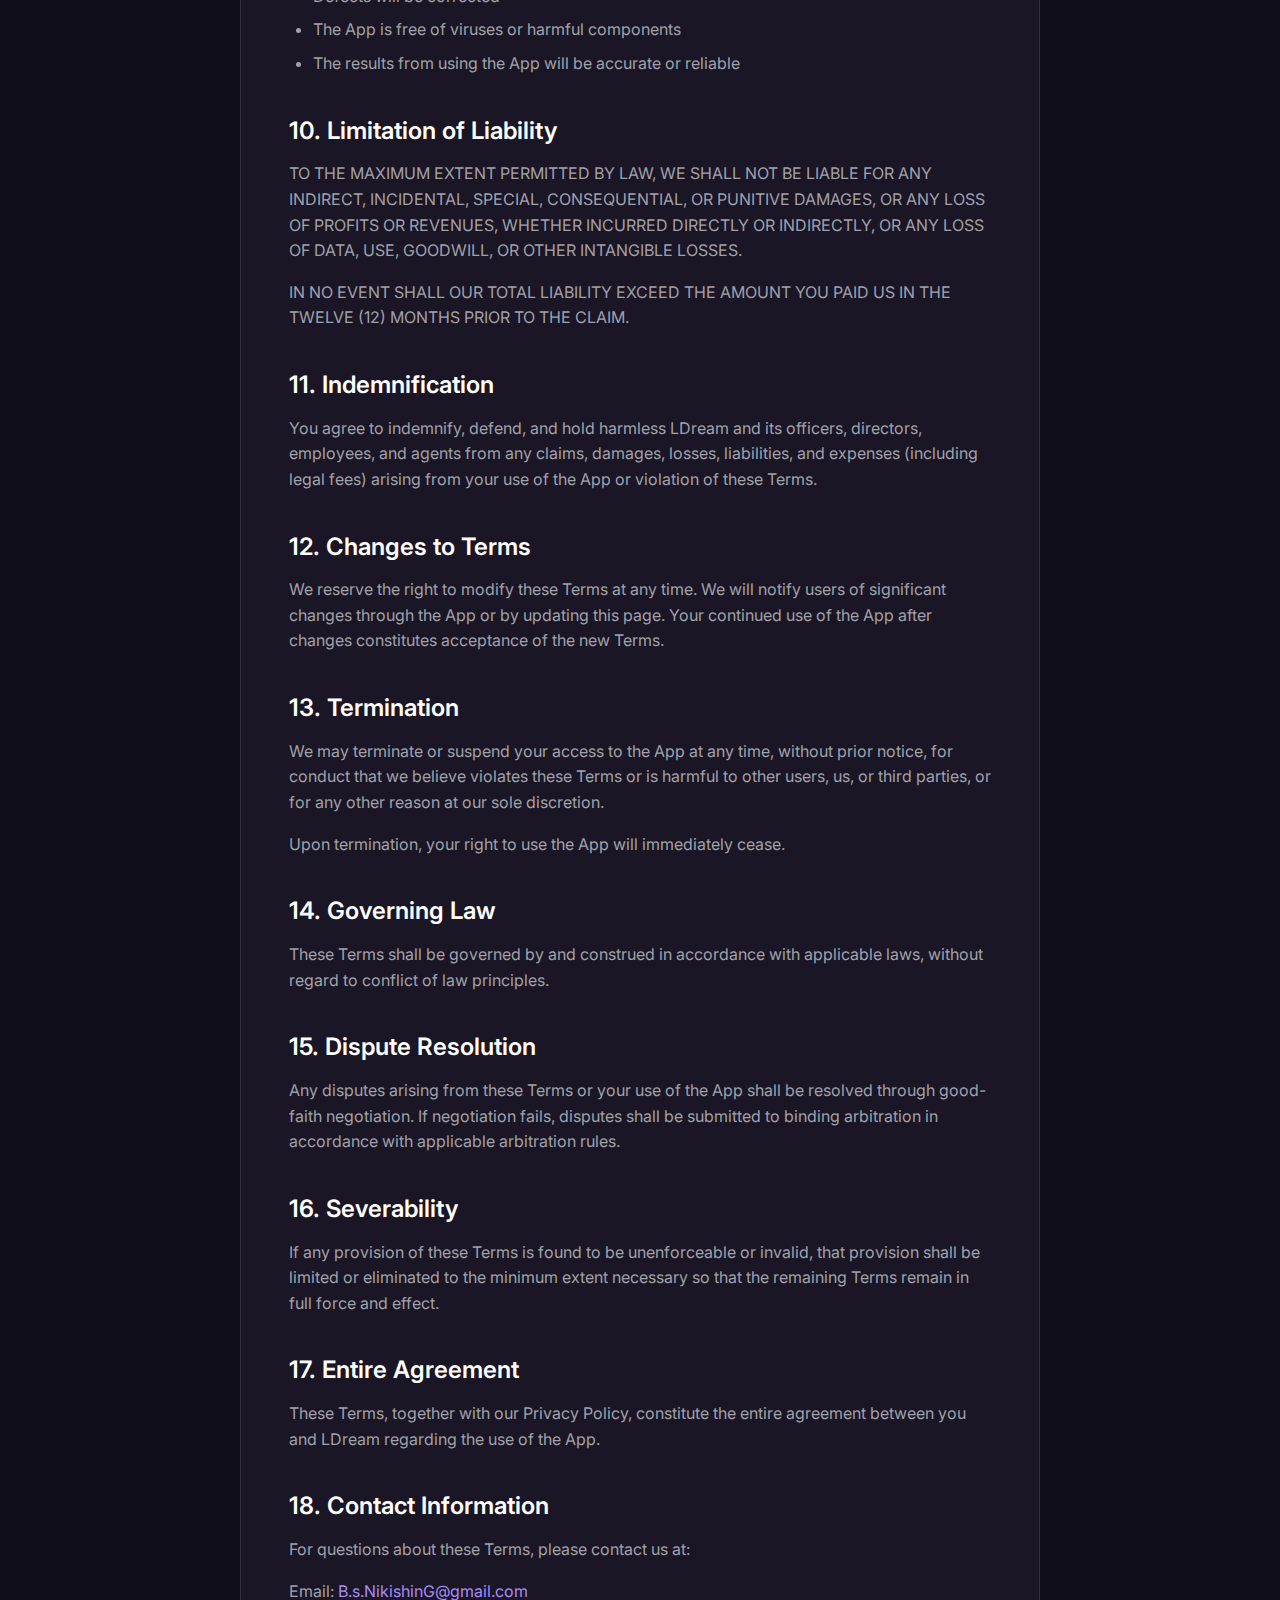
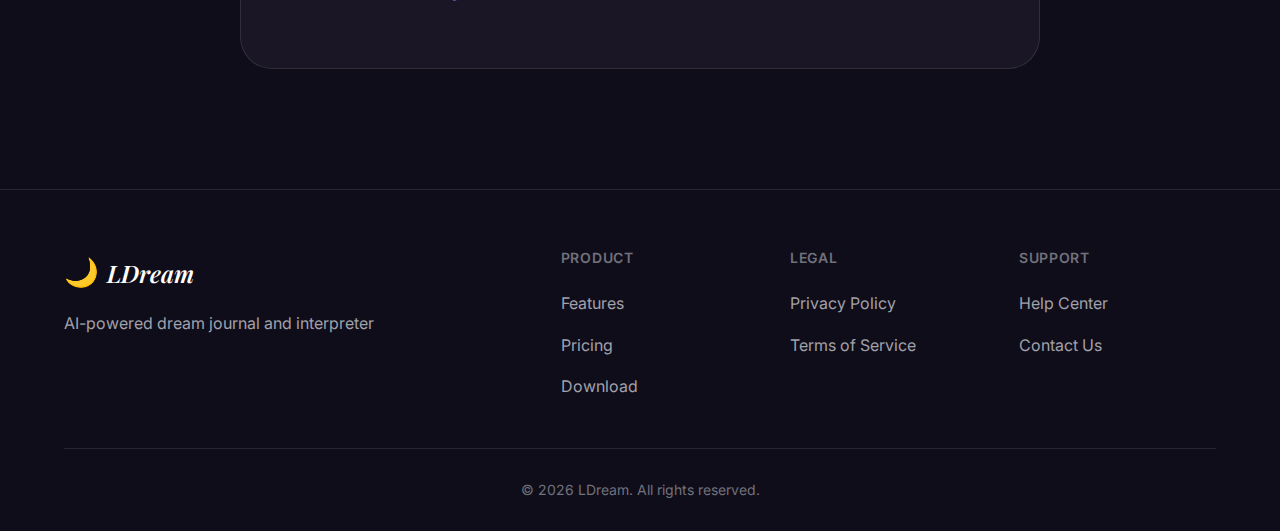
<file: tos.html>
<!DOCTYPE html>
<html lang="en">
<head>
    <meta charset="UTF-8">
    <meta name="viewport" content="width=device-width, initial-scale=1.0">
    <title>Terms of Service — LDream</title>
    <meta name="description" content="LDream Terms of Service. Read the terms and conditions for using our app.">
    
    <link rel="icon" type="image/png" href="favicon.png">
    <link rel="preconnect" href="https://fonts.googleapis.com">
    <link rel="preconnect" href="https://fonts.gstatic.com" crossorigin>
    <link href="https://fonts.googleapis.com/css2?family=Inter:wght@400;500;600;700&family=Playfair+Display:ital,wght@0,500;1,500&display=swap" rel="stylesheet">
    <link rel="stylesheet" href="styles.css">
</head>
<body>
    <!-- Navigation -->
    <nav class="nav">
        <div class="nav-container">
            <a href="/" class="logo">
                <span class="logo-icon">🌙</span>
                <span class="logo-text">LDream</span>
            </a>
            <div class="nav-links">
                <a href="/#features">Features</a>
                <a href="/#pricing">Pricing</a>
                <a href="/faq.html">Support</a>
                <a href="/legal.html">Privacy</a>
            </div>
            <a href="https://h7.cl/1oeJZ" class="btn btn-primary">Download</a>
        </div>
    </nav>

    <!-- Page Header -->
    <section class="page-header">
        <div class="container">
            <h1>Terms of Service</h1>
            <p>Last updated: February 5, 2026</p>
        </div>
    </section>

    <!-- Page Content -->
    <section class="page-content">
        <div class="container">
            <div class="content-card">
                <h2>1. Acceptance of Terms</h2>
                <p>By downloading, installing, or using LDream ("the App"), you agree to be bound by these Terms of Service ("Terms"). If you do not agree to these Terms, please do not use the App.</p>

                <h2>2. Description of Service</h2>
                <p>LDream is a mobile application that provides AI-powered dream journaling, interpretation, and visualization services. The App allows users to:</p>
                <ul>
                    <li>Record and store dream descriptions</li>
                    <li>Receive AI-generated dream interpretations</li>
                    <li>View AI-generated visualizations of dreams</li>
                    <li>Access interpretations from various dream book sources</li>
                    <li>Receive optional reminder notifications</li>
                </ul>

                <h2>3. User Accounts and Eligibility</h2>
                <p>You must be at least 13 years old to use LDream. By using the App, you represent that you meet this age requirement.</p>
                <p>The App does not require account registration. Your data is stored locally on your device and processed through our secure servers for interpretation purposes only.</p>

                <h2>4. Subscription and Payments</h2>
                <p><strong>Free Tier:</strong> LDream offers a free tier with limited functionality, including 1 dream interpretation per day.</p>
                <p><strong>Premium Subscription:</strong> LDream Premium provides additional features including:</p>
                <ul>
                    <li>5 dream interpretations per day</li>
                    <li>AI-generated dream visualizations</li>
                    <li>Dream book interpretations (Miller, Vanga, Islamic)</li>
                    <li>Emotional analysis and dream messages</li>
                </ul>
                <p><strong>Billing:</strong> Premium subscriptions are billed monthly through Apple's App Store. Payment will be charged to your Apple ID account at confirmation of purchase.</p>
                <p><strong>Auto-Renewal:</strong> Subscriptions automatically renew unless cancelled at least 24 hours before the end of the current period. Your account will be charged for renewal within 24 hours prior to the end of the current period.</p>
                <p><strong>Cancellation:</strong> You may cancel your subscription at any time through your App Store account settings. Cancellation will take effect at the end of the current billing period.</p>
                <p><strong>Refunds:</strong> All purchases are processed through Apple. Refund requests must be submitted to Apple directly according to their refund policy.</p>

                <h2>5. User Content</h2>
                <p>You retain ownership of all dream descriptions and content you create within the App ("User Content").</p>
                <p>By using the App, you grant us a limited, non-exclusive license to process your User Content for the purpose of providing our services (dream interpretation and visualization).</p>
                <p>You are solely responsible for your User Content and agree not to submit content that:</p>
                <ul>
                    <li>Violates any applicable laws or regulations</li>
                    <li>Infringes on intellectual property rights of others</li>
                    <li>Contains harmful, threatening, or harassing material</li>
                    <li>Attempts to abuse or exploit our AI services</li>
                </ul>

                <h2>6. AI-Generated Content</h2>
                <p>Dream interpretations and visualizations are generated by artificial intelligence and should be considered for entertainment and personal reflection purposes only.</p>
                <p><strong>No Professional Advice:</strong> AI-generated interpretations do not constitute professional psychological, medical, or therapeutic advice. If you have concerns about your mental health or wellbeing, please consult a qualified healthcare professional.</p>
                <p><strong>Accuracy:</strong> We do not guarantee the accuracy, completeness, or reliability of AI-generated content. Interpretations are algorithmic analyses and may not reflect the true meaning of your dreams.</p>

                <h2>7. Intellectual Property</h2>
                <p>The App, including its design, features, and content (excluding User Content), is owned by us and is protected by copyright, trademark, and other intellectual property laws.</p>
                <p>You may not copy, modify, distribute, sell, or lease any part of our services or software, nor may you reverse engineer or attempt to extract the source code of the software.</p>

                <h2>8. Prohibited Uses</h2>
                <p>You agree not to:</p>
                <ul>
                    <li>Use the App for any illegal purpose</li>
                    <li>Attempt to gain unauthorized access to our systems</li>
                    <li>Interfere with or disrupt the App or servers</li>
                    <li>Use automated systems or bots to access the App</li>
                    <li>Circumvent usage limits or subscription restrictions</li>
                    <li>Resell or redistribute our services without permission</li>
                </ul>

                <h2>9. Disclaimer of Warranties</h2>
                <p>THE APP IS PROVIDED "AS IS" AND "AS AVAILABLE" WITHOUT WARRANTIES OF ANY KIND, EITHER EXPRESS OR IMPLIED, INCLUDING BUT NOT LIMITED TO IMPLIED WARRANTIES OF MERCHANTABILITY, FITNESS FOR A PARTICULAR PURPOSE, AND NON-INFRINGEMENT.</p>
                <p>We do not warrant that:</p>
                <ul>
                    <li>The App will be uninterrupted or error-free</li>
                    <li>Defects will be corrected</li>
                    <li>The App is free of viruses or harmful components</li>
                    <li>The results from using the App will be accurate or reliable</li>
                </ul>

                <h2>10. Limitation of Liability</h2>
                <p>TO THE MAXIMUM EXTENT PERMITTED BY LAW, WE SHALL NOT BE LIABLE FOR ANY INDIRECT, INCIDENTAL, SPECIAL, CONSEQUENTIAL, OR PUNITIVE DAMAGES, OR ANY LOSS OF PROFITS OR REVENUES, WHETHER INCURRED DIRECTLY OR INDIRECTLY, OR ANY LOSS OF DATA, USE, GOODWILL, OR OTHER INTANGIBLE LOSSES.</p>
                <p>IN NO EVENT SHALL OUR TOTAL LIABILITY EXCEED THE AMOUNT YOU PAID US IN THE TWELVE (12) MONTHS PRIOR TO THE CLAIM.</p>

                <h2>11. Indemnification</h2>
                <p>You agree to indemnify, defend, and hold harmless LDream and its officers, directors, employees, and agents from any claims, damages, losses, liabilities, and expenses (including legal fees) arising from your use of the App or violation of these Terms.</p>

                <h2>12. Changes to Terms</h2>
                <p>We reserve the right to modify these Terms at any time. We will notify users of significant changes through the App or by updating this page. Your continued use of the App after changes constitutes acceptance of the new Terms.</p>

                <h2>13. Termination</h2>
                <p>We may terminate or suspend your access to the App at any time, without prior notice, for conduct that we believe violates these Terms or is harmful to other users, us, or third parties, or for any other reason at our sole discretion.</p>
                <p>Upon termination, your right to use the App will immediately cease.</p>

                <h2>14. Governing Law</h2>
                <p>These Terms shall be governed by and construed in accordance with applicable laws, without regard to conflict of law principles.</p>

                <h2>15. Dispute Resolution</h2>
                <p>Any disputes arising from these Terms or your use of the App shall be resolved through good-faith negotiation. If negotiation fails, disputes shall be submitted to binding arbitration in accordance with applicable arbitration rules.</p>

                <h2>16. Severability</h2>
                <p>If any provision of these Terms is found to be unenforceable or invalid, that provision shall be limited or eliminated to the minimum extent necessary so that the remaining Terms remain in full force and effect.</p>

                <h2>17. Entire Agreement</h2>
                <p>These Terms, together with our Privacy Policy, constitute the entire agreement between you and LDream regarding the use of the App.</p>

                <h2>18. Contact Information</h2>
                <p>For questions about these Terms, please contact us at:</p>
                <p>Email: <a href="mailto:B.s.NikishinG@gmail.com">B.s.NikishinG@gmail.com</a></p>
            </div>
        </div>
    </section>

    <!-- Footer -->
    <footer class="footer">
        <div class="container">
            <div class="footer-content">
                <div class="footer-brand">
                    <a href="/" class="logo">
                        <span class="logo-icon">🌙</span>
                        <span class="logo-text">LDream</span>
                    </a>
                    <p>AI-powered dream journal and interpreter</p>
                </div>
                
                <div class="footer-links">
                    <div class="footer-column">
                        <h4>Product</h4>
                        <a href="/#features">Features</a>
                        <a href="/#pricing">Pricing</a>
                        <a href="https://h7.cl/1oeJZ">Download</a>
                    </div>
                    
                    <div class="footer-column">
                        <h4>Legal</h4>
                        <a href="/legal.html">Privacy Policy</a>
                        <a href="/tos.html">Terms of Service</a>
                    </div>
                    
                    <div class="footer-column">
                        <h4>Support</h4>
                        <a href="/faq.html">Help Center</a>
                        <a href="mailto:B.s.NikishinG@gmail.com">Contact Us</a>
                    </div>
                </div>
            </div>
            
            <div class="footer-bottom">
                <p>&copy; 2026 LDream. All rights reserved.</p>
            </div>
        </div>
    </footer>
</body>
</html>
</file>
<file: styles.css>
/* ===== CSS Variables ===== */
:root {
    --primary: #8B5CF6;
    --primary-dark: #7C3AED;
    --primary-light: #A78BFA;
    --secondary: #1E1B4B;
    --background: #0F0D1A;
    --surface: #1A1625;
    --surface-light: #252033;
    --text: #FFFFFF;
    --text-secondary: #A1A1AA;
    --text-muted: #71717A;
    --gradient-start: #8B5CF6;
    --gradient-end: #EC4899;
    --border: rgba(255, 255, 255, 0.1);
    --shadow: rgba(0, 0, 0, 0.25);
    
    --font-sans: 'Inter', -apple-system, BlinkMacSystemFont, sans-serif;
    --font-serif: 'Playfair Display', Georgia, serif;
    
    --radius-sm: 8px;
    --radius-md: 12px;
    --radius-lg: 20px;
    --radius-xl: 32px;
}

/* ===== Reset & Base ===== */
*, *::before, *::after {
    box-sizing: border-box;
    margin: 0;
    padding: 0;
}

html {
    scroll-behavior: smooth;
}

body {
    font-family: var(--font-sans);
    background: var(--background);
    color: var(--text);
    line-height: 1.6;
    -webkit-font-smoothing: antialiased;
}

a {
    color: inherit;
    text-decoration: none;
}

img {
    max-width: 100%;
    height: auto;
}

/* ===== Container ===== */
.container {
    max-width: 1200px;
    margin: 0 auto;
    padding: 0 24px;
}

/* ===== Typography ===== */
h1, h2, h3, h4 {
    font-weight: 600;
    line-height: 1.2;
}

h1 { font-size: clamp(2.5rem, 5vw, 4rem); }
h2 { font-size: clamp(2rem, 4vw, 3rem); }
h3 { font-size: clamp(1.25rem, 2vw, 1.5rem); }

.gradient-text {
    background: linear-gradient(135deg, var(--gradient-start), var(--gradient-end));
    -webkit-background-clip: text;
    -webkit-text-fill-color: transparent;
    background-clip: text;
}

/* ===== Buttons ===== */
.btn {
    display: inline-flex;
    align-items: center;
    justify-content: center;
    gap: 8px;
    padding: 12px 24px;
    border-radius: var(--radius-md);
    font-weight: 500;
    font-size: 1rem;
    transition: all 0.2s ease;
    cursor: pointer;
    border: none;
}

.btn-primary {
    background: linear-gradient(135deg, var(--gradient-start), var(--gradient-end));
    color: white;
    box-shadow: 0 4px 20px rgba(139, 92, 246, 0.3);
}

.btn-primary:hover {
    transform: translateY(-2px);
    box-shadow: 0 6px 30px rgba(139, 92, 246, 0.4);
}

.btn-secondary {
    background: var(--surface-light);
    color: var(--text);
    border: 1px solid var(--border);
}

.btn-secondary:hover {
    background: var(--surface);
    border-color: var(--primary-light);
}

.btn-large {
    padding: 16px 32px;
    font-size: 1.1rem;
}

.btn-block {
    width: 100%;
}

/* ===== Navigation ===== */
.nav {
    position: fixed;
    top: 0;
    left: 0;
    right: 0;
    z-index: 100;
    background: rgba(15, 13, 26, 0.8);
    backdrop-filter: blur(20px);
    border-bottom: 1px solid var(--border);
}

.nav-container {
    max-width: 1200px;
    margin: 0 auto;
    padding: 16px 24px;
    display: flex;
    align-items: center;
    justify-content: space-between;
}

.logo {
    display: flex;
    align-items: center;
    gap: 8px;
    font-size: 1.5rem;
    font-weight: 600;
}

.logo-icon {
    font-size: 1.75rem;
}

.logo-text {
    font-family: var(--font-serif);
    font-style: italic;
}

.nav-links {
    display: flex;
    gap: 32px;
}

.nav-links a {
    color: var(--text-secondary);
    transition: color 0.2s;
}

.nav-links a:hover {
    color: var(--text);
}

@media (max-width: 768px) {
    .nav-links {
        display: none;
    }
}

/* ===== Hero Section ===== */
.hero {
    position: relative;
    min-height: 100vh;
    display: flex;
    align-items: center;
    padding: 120px 0 80px;
    overflow: hidden;
}

.hero-bg {
    position: absolute;
    inset: 0;
    background: 
        radial-gradient(ellipse at 30% 20%, rgba(139, 92, 246, 0.15) 0%, transparent 50%),
        radial-gradient(ellipse at 70% 80%, rgba(236, 72, 153, 0.1) 0%, transparent 50%);
}

.hero .container {
    position: relative;
    display: grid;
    grid-template-columns: 1fr 1fr;
    gap: 60px;
    align-items: center;
}

.hero-content {
    max-width: 600px;
}

.hero-title {
    margin-bottom: 24px;
}

.hero-subtitle {
    font-size: 1.25rem;
    color: var(--text-secondary);
    margin-bottom: 40px;
}

.hero-buttons {
    display: flex;
    gap: 16px;
    flex-wrap: wrap;
    margin-bottom: 48px;
}

.hero-stats {
    display: flex;
    gap: 48px;
}

.stat {
    text-align: center;
}

.stat-value {
    display: block;
    font-size: 2rem;
    font-weight: 700;
    color: var(--primary-light);
}

.stat-label {
    font-size: 0.875rem;
    color: var(--text-muted);
}

/* Phone Mockup */
.hero-image {
    display: flex;
    justify-content: center;
}

.phone-mockup {
    width: 280px;
    height: 580px;
    background: linear-gradient(145deg, #2A2438, #1A1625);
    border-radius: 40px;
    padding: 12px;
    box-shadow: 
        0 50px 100px -20px rgba(0, 0, 0, 0.5),
        inset 0 1px 0 rgba(255, 255, 255, 0.1);
}

.phone-screen {
    width: 100%;
    height: 100%;
    background: linear-gradient(180deg, #1E1B4B 0%, #0F0D1A 100%);
    border-radius: 32px;
    overflow: hidden;
    padding: 20px;
}

.app-preview {
    height: 100%;
    display: flex;
    flex-direction: column;
    gap: 16px;
}

.preview-header {
    display: flex;
    align-items: center;
    gap: 8px;
    font-size: 1.25rem;
    font-weight: 500;
}

.preview-image {
    flex: 1;
    background: linear-gradient(135deg, #E8D5F0, #DBC5E8);
    border-radius: 16px;
    max-height: 250px;
}

.preview-text {
    display: flex;
    flex-direction: column;
    gap: 8px;
}

.preview-line {
    height: 12px;
    background: var(--surface-light);
    border-radius: 6px;
}

.preview-line.short {
    width: 60%;
}

@media (max-width: 968px) {
    .hero .container {
        grid-template-columns: 1fr;
        text-align: center;
    }
    
    .hero-content {
        max-width: 100%;
    }
    
    .hero-buttons {
        justify-content: center;
    }
    
    .hero-stats {
        justify-content: center;
    }
    
    .hero-image {
        order: -1;
    }
    
    .phone-mockup {
        width: 220px;
        height: 460px;
    }
}

/* ===== Section Headers ===== */
.section-header {
    text-align: center;
    max-width: 600px;
    margin: 0 auto 60px;
}

.section-header p {
    color: var(--text-secondary);
    font-size: 1.125rem;
    margin-top: 16px;
}

/* ===== Features Section ===== */
.features {
    padding: 120px 0;
    background: var(--surface);
}

.features-grid {
    display: grid;
    grid-template-columns: repeat(auto-fit, minmax(320px, 1fr));
    gap: 32px;
}

.feature-card {
    background: var(--background);
    border: 1px solid var(--border);
    border-radius: var(--radius-lg);
    padding: 32px;
    transition: all 0.3s ease;
}

.feature-card:hover {
    transform: translateY(-4px);
    border-color: var(--primary);
    box-shadow: 0 20px 40px -20px rgba(139, 92, 246, 0.2);
}

.feature-icon {
    font-size: 3rem;
    margin-bottom: 20px;
}

.feature-card h3 {
    margin-bottom: 12px;
}

.feature-card p {
    color: var(--text-secondary);
}

/* ===== How It Works ===== */
.how-it-works {
    padding: 120px 0;
}

.steps {
    display: flex;
    align-items: flex-start;
    justify-content: center;
    gap: 24px;
    flex-wrap: wrap;
}

.step {
    flex: 1;
    min-width: 250px;
    max-width: 320px;
    text-align: center;
    padding: 32px;
}

.step-number {
    width: 60px;
    height: 60px;
    margin: 0 auto 24px;
    background: linear-gradient(135deg, var(--gradient-start), var(--gradient-end));
    border-radius: 50%;
    display: flex;
    align-items: center;
    justify-content: center;
    font-size: 1.5rem;
    font-weight: 700;
}

.step h3 {
    margin-bottom: 12px;
}

.step p {
    color: var(--text-secondary);
}

.step-arrow {
    font-size: 2rem;
    color: var(--primary);
    padding-top: 48px;
}

@media (max-width: 768px) {
    .step-arrow {
        display: none;
    }
}

/* ===== Pricing Section ===== */
.pricing {
    padding: 120px 0;
    background: var(--surface);
}

.pricing-cards {
    display: grid;
    grid-template-columns: repeat(auto-fit, minmax(320px, 1fr));
    gap: 32px;
    max-width: 800px;
    margin: 0 auto;
}

.pricing-card {
    position: relative;
    background: var(--background);
    border: 1px solid var(--border);
    border-radius: var(--radius-xl);
    padding: 40px;
}

.pricing-card.featured {
    border-color: var(--primary);
    box-shadow: 0 20px 60px -20px rgba(139, 92, 246, 0.3);
}

.pricing-badge {
    position: absolute;
    top: -12px;
    left: 50%;
    transform: translateX(-50%);
    background: linear-gradient(135deg, var(--gradient-start), var(--gradient-end));
    padding: 6px 20px;
    border-radius: 20px;
    font-size: 0.875rem;
    font-weight: 600;
}

.pricing-header {
    text-align: center;
    margin-bottom: 32px;
}

.pricing-header h3 {
    font-size: 1.5rem;
    margin-bottom: 16px;
}

.price {
    font-size: 3rem;
    font-weight: 700;
}

.price span {
    font-size: 1rem;
    font-weight: 400;
    color: var(--text-secondary);
}

.pricing-header p {
    color: var(--text-secondary);
    margin-top: 8px;
}

.pricing-features {
    list-style: none;
    margin-bottom: 32px;
}

.pricing-features li {
    padding: 12px 0;
    border-bottom: 1px solid var(--border);
}

.pricing-features li:last-child {
    border-bottom: none;
}

.pricing-features li.disabled {
    color: var(--text-muted);
}

/* ===== CTA Section ===== */
.cta {
    padding: 120px 0;
    background: 
        radial-gradient(ellipse at center, rgba(139, 92, 246, 0.1) 0%, transparent 70%);
}

.cta-content {
    text-align: center;
    max-width: 600px;
    margin: 0 auto;
}

.cta-content h2 {
    margin-bottom: 16px;
}

.cta-content p {
    color: var(--text-secondary);
    font-size: 1.25rem;
    margin-bottom: 32px;
}

/* ===== Footer ===== */
.footer {
    padding: 60px 0 30px;
    border-top: 1px solid var(--border);
}

.footer-content {
    display: grid;
    grid-template-columns: 2fr 3fr;
    gap: 60px;
    margin-bottom: 40px;
}

.footer-brand p {
    color: var(--text-secondary);
    margin-top: 16px;
}

.footer-links {
    display: grid;
    grid-template-columns: repeat(3, 1fr);
    gap: 32px;
}

.footer-column h4 {
    font-size: 0.875rem;
    text-transform: uppercase;
    letter-spacing: 0.05em;
    color: var(--text-muted);
    margin-bottom: 16px;
}

.footer-column a {
    display: block;
    color: var(--text-secondary);
    padding: 8px 0;
    transition: color 0.2s;
}

.footer-column a:hover {
    color: var(--text);
}

.footer-bottom {
    text-align: center;
    padding-top: 30px;
    border-top: 1px solid var(--border);
    color: var(--text-muted);
    font-size: 0.875rem;
}

@media (max-width: 768px) {
    .footer-content {
        grid-template-columns: 1fr;
        gap: 40px;
    }
    
    .footer-links {
        grid-template-columns: repeat(2, 1fr);
    }
}

/* ===== Page Styles (Support, Privacy) ===== */
.page-header {
    padding: 160px 0 80px;
    text-align: center;
    background: 
        radial-gradient(ellipse at 50% 0%, rgba(139, 92, 246, 0.1) 0%, transparent 50%);
}

.page-header h1 {
    margin-bottom: 16px;
}

.page-header p {
    color: var(--text-secondary);
    font-size: 1.25rem;
}

.page-content {
    padding: 60px 0 120px;
}

.content-card {
    background: var(--surface);
    border: 1px solid var(--border);
    border-radius: var(--radius-xl);
    padding: 48px;
    max-width: 800px;
    margin: 0 auto;
}

.content-card h2 {
    font-size: 1.5rem;
    margin: 40px 0 16px;
}

.content-card h2:first-child {
    margin-top: 0;
}

.content-card p {
    color: var(--text-secondary);
    margin-bottom: 16px;
}

.content-card ul {
    color: var(--text-secondary);
    margin-left: 24px;
    margin-bottom: 16px;
}

.content-card li {
    margin-bottom: 8px;
}

.content-card a {
    color: var(--primary-light);
}

.content-card a:hover {
    text-decoration: underline;
}

/* Support specific */
.faq-item {
    border-bottom: 1px solid var(--border);
    padding: 24px 0;
}

.faq-item:last-child {
    border-bottom: none;
}

.faq-item h3 {
    margin-bottom: 12px;
    color: var(--text);
}

.faq-item p {
    margin-bottom: 0;
}

.contact-info {
    background: var(--background);
    border-radius: var(--radius-lg);
    padding: 32px;
    margin-top: 40px;
    text-align: center;
}

.contact-info h3 {
    margin-bottom: 16px;
}

.contact-info a {
    display: inline-block;
    margin-top: 16px;
}
</file>
